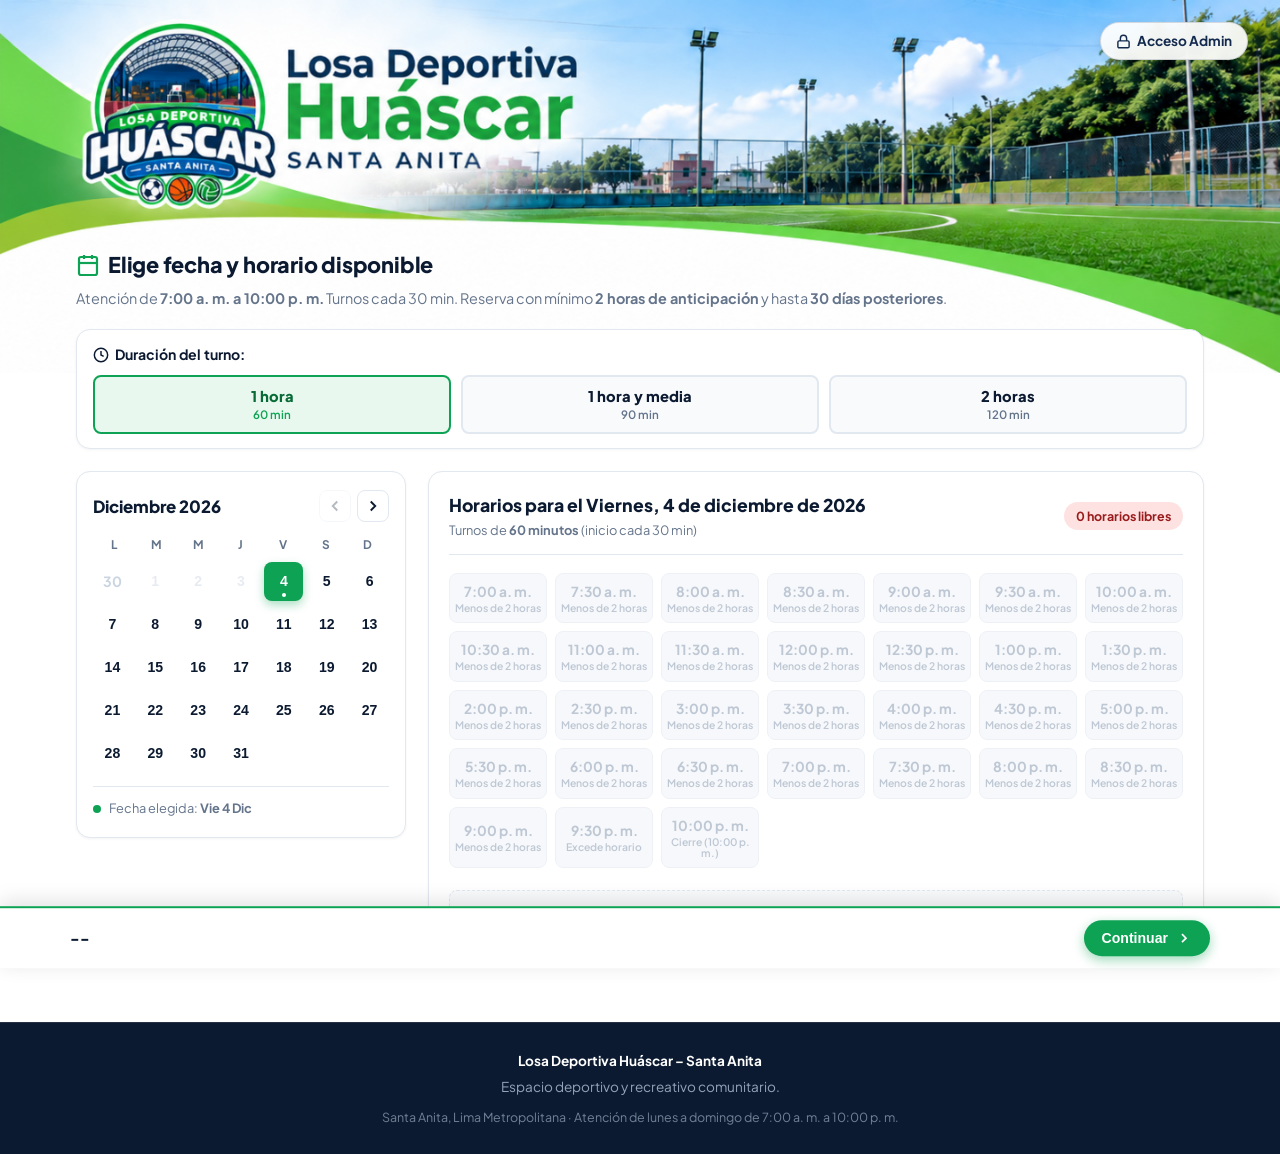
<file: index.html>
<!DOCTYPE html>
<html lang="es">
<head>
  <meta charset="UTF-8">
  <meta name="viewport" content="width=device-width, initial-scale=1.0">
  <title>Losa Deportiva Huáscar – Santa Anita | Reserva de Horarios</title>
  
  <!-- Tipografía moderna y de alta legibilidad -->
  <link rel="preconnect" href="https://fonts.googleapis.com">
  <link rel="preconnect" href="https://fonts.gstatic.com" crossorigin>
  <link href="https://fonts.googleapis.com/css2?family=Plus+Jakarta+Sans:wght@400;500;600;700;800&display=swap" rel="stylesheet">
  
  <!-- Estilos del Sistema de Diseño con cache-buster -->
  <link rel="stylesheet" href="styles.css?v=20261018_v13">
</head>
<body>

  <!-- ==========================================
       Encabezado Oficial Adaptativo con Banner y Ondas
       (Reproducción fiel según las 3 plantillas oficiales)
       ========================================== -->
  <header class="app-header-banner" role="banner">
    <div class="header-banner-inner">
      <!-- Acceso al Administrador: ubicado en la esquina superior derecha sin tapar logo ni textos -->
      <a href="admin.html" class="btn-admin-top" id="btn-open-admin" title="Acceso al Panel del Administrador" style="text-decoration: none;">
        <svg width="15" height="15" viewBox="0 0 24 24" fill="none" stroke="currentColor" stroke-width="2.3">
          <rect x="3" y="11" width="18" height="11" rx="2" ry="2"></rect>
          <path d="M7 11V7a5 5 0 0 1 10 0v4"></path>
        </svg>
        <span class="admin-label-full">Acceso Admin</span>
        <span class="admin-label-short">Admin</span>
      </a>
    </div>
  </header>

  <!-- ==========================================
       Zona Blanca: Contenido Funcional de Reservas
       (Inicia inmediatamente después de la onda verde)
       ========================================== -->
  <main class="booking-section" id="calendario-reservas">
    <div class="container">
      
      <!-- Encabezado de la Sección de Reserva -->
      <div class="section-intro-header">
        <h1 class="section-headline">
          <svg width="24" height="24" viewBox="0 0 24 24" fill="none" stroke="currentColor" stroke-width="2.2" style="color: var(--color-primary)">
            <rect x="3" y="4" width="18" height="18" rx="2" ry="2"></rect>
            <line x1="16" y1="2" x2="16" y2="6"></line>
            <line x1="8" y1="2" x2="8" y2="6"></line>
            <line x1="3" y1="10" x2="21" y2="10"></line>
          </svg>
          Elige fecha y horario disponible
        </h1>
        <p class="section-subtext">
          Atención de <strong>7:00 a. m. a 10:00 p. m.</strong> Turnos cada 30 min. Reserva con mínimo <strong>2 horas de anticipación</strong> y hasta <strong>30 días posteriores</strong>.
        </p>
      </div>

      <!-- Selector de Duración (Chips) -->
      <div class="duration-selector-bar" id="duration-chips-container">
        <!-- Renderizado dinámicamente por calendar.js -->
      </div>

      <!-- Disposición en 2 Columnas: Calendario Mensual (Izquierda) + Horarios (Derecha) -->
      <div class="booking-layout-grid">
        
        <!-- Columna Izquierda: Selector de Fechas Mensual -->
        <div id="month-picker-container">
          <!-- Renderizado dinámicamente por calendar.js -->
        </div>

        <!-- Columna Derecha: Horarios Disponibles del Día y Resumen del Intervalo -->
        <div id="day-slots-container">
          <!-- Renderizado dinámicamente por calendar.js -->
        </div>

      </div>

    </div>
  </main>

  <!-- ==========================================
       ETAPA 2 - PASO 2: Formulario del Solicitante
       ========================================== -->
  <section class="booking-section portal-step-section" id="step-2-form-section" style="display: none;">
    <div class="container">
      <div class="portal-grid-layout">
        
        <!-- Columna Principal: Formulario -->
        <div class="portal-card form-main-card">
          <div class="card-header-row">
            <div class="card-icon-pill">
              <svg width="20" height="20" viewBox="0 0 24 24" fill="none" stroke="currentColor" stroke-width="2.2"><path d="M20 21v-2a4 4 0 0 0-4-4H8a4 4 0 0 0-4 4v2"></path><circle cx="12" cy="7" r="4"></circle></svg>
            </div>
            <h2 class="card-section-title">Datos del solicitante</h2>
          </div>

          <form id="applicant-form" novalidate onsubmit="return false;">
            <!-- Nombres y Apellidos -->
            <div class="form-row-2col">
              <div class="form-group" id="group-nombres">
                <label for="input-nombres" class="form-label">Nombres <span class="req">*</span></label>
                <input type="text" id="input-nombres" class="form-control" placeholder="Ingresa tus nombres" autocomplete="given-name">
                <span class="field-error-msg" id="error-nombres"></span>
              </div>
              <div class="form-group" id="group-apellidos">
                <label for="input-apellidos" class="form-label">Apellidos <span class="req">*</span></label>
                <input type="text" id="input-apellidos" class="form-control" placeholder="Ingresa tus apellidos" autocomplete="family-name">
                <span class="field-error-msg" id="error-apellidos"></span>
              </div>
            </div>

            <!-- DNI y Celular -->
            <div class="form-row-2col">
              <div class="form-group" id="group-dni">
                <label for="input-dni" class="form-label">DNI <span class="req">*</span></label>
                <input type="text" id="input-dni" class="form-control" placeholder="Ingresa tu DNI" maxlength="8" inputmode="numeric">
                <span class="field-hint">Exactamente 8 dígitos numéricos</span>
                <span class="field-error-msg" id="error-dni"></span>
              </div>
              <div class="form-group" id="group-celular">
                <label for="input-celular" class="form-label">Celular <span class="req">*</span></label>
                <input type="tel" id="input-celular" class="form-control" placeholder="Ingresa tu celular" maxlength="9" inputmode="tel">
                <span class="field-hint">9 dígitos, debe iniciar con 9</span>
                <span class="field-error-msg" id="error-celular"></span>
              </div>
            </div>

            <div class="form-divider"></div>

            <!-- Domicilio: Pregunta Vecino -->
            <div class="form-group" id="group-es-vecino">
              <label class="form-label">¿Es vecino(a) de Huáscar, Santa Anita? <span class="req">*</span></label>
              <div class="radio-options-group">
                <label class="radio-card-option">
                  <input type="radio" name="es-vecino" value="si">
                  <span class="radio-custom"></span>
                  <span class="radio-text"><strong>Sí</strong>, resido en Huáscar</span>
                </label>
                <label class="radio-card-option">
                  <input type="radio" name="es-vecino" value="no">
                  <span class="radio-custom"></span>
                  <span class="radio-text"><strong>No</strong>, resido en otra zona</span>
                </label>
              </div>
              <span class="field-error-msg" id="error-es-vecino"></span>
            </div>

            <!-- Campos Domicilio para Vecinos (Sí) -->
            <div id="wrap-domicilio-vecino" class="domicilio-conditional-grid" style="display: none;">
              <div class="form-row-2col">
                <div class="form-group" id="group-manzana">
                  <label for="input-manzana" class="form-label">Manzana <span class="req">*</span></label>
                  <input type="text" id="input-manzana" class="form-control" placeholder="Ej. A, B, C...">
                  <span class="field-error-msg" id="error-manzana"></span>
                </div>
                <div class="form-group" id="group-lote">
                  <label for="input-lote" class="form-label">Lote <span class="req">*</span></label>
                  <input type="text" id="input-lote" class="form-control" placeholder="Ej. 12, 14...">
                  <span class="field-error-msg" id="error-lote"></span>
                </div>
              </div>
              <div class="form-group" id="group-referencia">
                <label for="input-referencia" class="form-label">Referencia <span class="opt">(opcional)</span></label>
                <input type="text" id="input-referencia" class="form-control" placeholder="Ej. Frente al parque, altura cuadra 3...">
                <span class="field-error-msg" id="error-referencia"></span>
              </div>
            </div>

            <!-- Campos Domicilio para No Vecinos (No) -->
            <div id="wrap-domicilio-no-vecino" class="domicilio-conditional-grid" style="display: none;">
              <div class="form-group" id="group-direccion">
                <label for="input-direccion" class="form-label">Dirección completa <span class="req">*</span></label>
                <input type="text" id="input-direccion" class="form-control" placeholder="Av., Jr., Calle, número...">
                <span class="field-error-msg" id="error-direccion"></span>
              </div>
              <div class="form-group" id="group-distrito">
                <label for="input-distrito" class="form-label">Distrito <span class="req">*</span></label>
                <select id="input-distrito" class="form-control">
                  <!-- Se puebla dinámicamente con los 43 distritos -->
                </select>
                <span class="field-error-msg" id="error-distrito"></span>
              </div>
            </div>

            <div class="form-divider"></div>

            <!-- Motivo de la Reserva -->
            <div class="form-group" id="group-motivo">
              <label for="input-motivo" class="form-label">Motivo de la reserva <span class="req">*</span></label>
              <select id="input-motivo" class="form-control">
                <!-- Se puebla dinámicamente con Fulbito, Vóley, Básquet, Academia, Evento deportivo, Otro -->
              </select>
              <span class="field-error-msg" id="error-motivo"></span>
            </div>

            <!-- Campo condicional para Otro -->
            <div class="form-group" id="wrap-motivo-otro" style="display: none;">
              <label for="input-motivo-detalle" class="form-label">Especifica el motivo de tu reserva <span class="req">*</span></label>
              <input type="text" id="input-motivo-detalle" class="form-control" placeholder="Describe brevemente la actividad deportiva o recreativa">
              <span class="field-error-msg" id="error-motivo-detalle"></span>
            </div>

            <!-- Botones de Acción -->
            <div class="form-actions-bar">
              <button type="button" class="btn-action-back" id="btn-form-back">
                <svg width="18" height="18" viewBox="0 0 24 24" fill="none" stroke="currentColor" stroke-width="2.5"><polyline points="15 18 9 12 15 6"></polyline></svg>
                <span>Volver</span>
              </button>
              <button type="button" class="btn-action-continue" id="btn-form-continue">
                <span>Continuar</span>
                <svg width="18" height="18" viewBox="0 0 24 24" fill="none" stroke="currentColor" stroke-width="2.5"><polyline points="9 18 15 12 9 6"></polyline></svg>
              </button>
            </div>
          </form>
        </div>

        <!-- Columna Lateral: Resumen de la Reserva (Idéntico al Mockup) -->
        <aside class="portal-card summary-side-card">
          <div class="card-header-row">
            <div class="card-icon-pill">
              <svg width="20" height="20" viewBox="0 0 24 24" fill="none" stroke="currentColor" stroke-width="2.2"><rect x="3" y="4" width="18" height="18" rx="2" ry="2"></rect><line x1="16" y1="2" x2="16" y2="6"></line><line x1="8" y1="2" x2="8" y2="6"></line><line x1="3" y1="10" x2="21" y2="10"></line></svg>
            </div>
            <h3 class="card-section-title">Resumen de la reserva</h3>
          </div>

          <div class="summary-items-list">
            <div class="summary-item-entry">
              <div class="summary-entry-icon">
                <svg width="20" height="20" viewBox="0 0 24 24" fill="none" stroke="currentColor" stroke-width="2"><rect x="3" y="4" width="18" height="18" rx="2" ry="2"></rect><line x1="16" y1="2" x2="16" y2="6"></line><line x1="8" y1="2" x2="8" y2="6"></line><line x1="3" y1="10" x2="21" y2="10"></line></svg>
              </div>
              <div class="summary-entry-content">
                <span class="summary-label">Fecha</span>
                <strong class="summary-value summary-slot-date">--</strong>
              </div>
            </div>

            <div class="summary-item-entry">
              <div class="summary-entry-icon">
                <svg width="20" height="20" viewBox="0 0 24 24" fill="none" stroke="currentColor" stroke-width="2"><circle cx="12" cy="12" r="10"></circle><polyline points="12 6 12 12 16 14"></polyline></svg>
              </div>
              <div class="summary-entry-content">
                <span class="summary-label">Horario</span>
                <strong class="summary-value summary-slot-time">--</strong>
              </div>
            </div>

            <div class="summary-item-entry">
              <div class="summary-entry-icon">
                <svg width="20" height="20" viewBox="0 0 24 24" fill="none" stroke="currentColor" stroke-width="2"><path d="M5 22h14"></path><path d="M5 2h14"></path><path d="M17 22v-4.172a2 2 0 0 0-.586-1.414L12 12l-4.414 4.414A2 2 0 0 0 7 17.828V22"></path><path d="M7 2v4.172a2 2 0 0 0 .586 1.414L12 12l4.414-4.414A2 2 0 0 0 17 6.172V2"></path></svg>
              </div>
              <div class="summary-entry-content">
                <span class="summary-label">Duración</span>
                <strong class="summary-value summary-slot-duration">--</strong>
              </div>
            </div>
          </div>

          <div class="summary-losa-badge">
            <svg width="15" height="15" viewBox="0 0 24 24" fill="none" stroke="currentColor" stroke-width="2.2"><path d="M12 22s-8-4.5-8-11.8A8 8 0 0 1 12 2a8 8 0 0 1 8 8.2c0 7.3-8 11.8-8 11.8z"></path><circle cx="12" cy="10" r="3"></circle></svg>
            <span>Losa Deportiva Huáscar – Santa Anita</span>
          </div>
        </aside>
      </div>
    </div>
  </section>

  <!-- ==========================================
       ETAPA 2 - PASO 3: Revisión y Confirmación
       ========================================== -->
  <section class="booking-section portal-step-section" id="step-3-review-section" style="display: none;">
    <div class="container" style="max-width: 860px;">
      <div class="portal-card review-main-card">
        <div class="review-heading-block">
          <h2 class="review-title">Confirma tu reserva</h2>
          <p class="review-subtitle">Revisa la información antes de enviar tu solicitud.</p>
        </div>

        <div class="review-sections-grid">
          <!-- Bloque 1: Datos de la Reserva -->
          <div class="review-column-block">
            <div class="review-item-row">
              <div class="review-item-icon">
                <svg width="22" height="22" viewBox="0 0 24 24" fill="none" stroke="currentColor" stroke-width="2"><rect x="3" y="4" width="18" height="18" rx="2" ry="2"></rect><line x1="16" y1="2" x2="16" y2="6"></line><line x1="8" y1="2" x2="8" y2="6"></line><line x1="3" y1="10" x2="21" y2="10"></line></svg>
              </div>
              <div class="review-item-body">
                <span class="review-item-label">Fecha</span>
                <strong class="review-item-val" id="rev-fecha">--</strong>
              </div>
            </div>

            <div class="review-item-row">
              <div class="review-item-icon">
                <svg width="22" height="22" viewBox="0 0 24 24" fill="none" stroke="currentColor" stroke-width="2"><circle cx="12" cy="12" r="10"></circle><polyline points="12 6 12 12 16 14"></polyline></svg>
              </div>
              <div class="review-item-body">
                <span class="review-item-label">Horario</span>
                <strong class="review-item-val" id="rev-horario">--</strong>
              </div>
            </div>

            <div class="review-item-row">
              <div class="review-item-icon">
                <svg width="22" height="22" viewBox="0 0 24 24" fill="none" stroke="currentColor" stroke-width="2"><path d="M5 22h14"></path><path d="M5 2h14"></path><path d="M17 22v-4.172a2 2 0 0 0-.586-1.414L12 12l-4.414 4.414A2 2 0 0 0 7 17.828V22"></path><path d="M7 2v4.172a2 2 0 0 0 .586 1.414L12 12l4.414-4.414A2 2 0 0 0 17 6.172V2"></path></svg>
              </div>
              <div class="review-item-body">
                <span class="review-item-label">Duración</span>
                <strong class="review-item-val" id="rev-duracion">--</strong>
              </div>
            </div>

            <div class="review-item-row">
              <div class="review-item-icon">
                <svg width="22" height="22" viewBox="0 0 24 24" fill="none" stroke="currentColor" stroke-width="2"><circle cx="12" cy="12" r="10"></circle><path d="M8 12h8"></path><path d="M12 8v8"></path></svg>
              </div>
              <div class="review-item-body">
                <span class="review-item-label">Motivo de reserva</span>
                <strong class="review-item-val" id="rev-motivo">--</strong>
              </div>
            </div>

            <div class="review-item-row" id="rev-wrap-motivo-detalle" style="display: none;">
              <div class="review-item-icon">
                <svg width="22" height="22" viewBox="0 0 24 24" fill="none" stroke="currentColor" stroke-width="2"><path d="M14 2H6a2 2 0 0 0-2 2v16a2 2 0 0 0 2 2h12a2 2 0 0 0 2-2V8z"></path><polyline points="14 2 14 8 20 8"></polyline><line x1="16" y1="13" x2="8" y2="13"></line><line x1="16" y1="17" x2="8" y2="17"></line></svg>
              </div>
              <div class="review-item-body">
                <span class="review-item-label">Detalle del motivo</span>
                <strong class="review-item-val" id="rev-motivo-detalle">--</strong>
              </div>
            </div>
          </div>

          <!-- Bloque 2: Datos del Solicitante -->
          <div class="review-column-block">
            <div class="review-item-row">
              <div class="review-item-icon">
                <svg width="22" height="22" viewBox="0 0 24 24" fill="none" stroke="currentColor" stroke-width="2"><path d="M20 21v-2a4 4 0 0 0-4-4H8a4 4 0 0 0-4 4v2"></path><circle cx="12" cy="7" r="4"></circle></svg>
              </div>
              <div class="review-item-body">
                <span class="review-item-label">Nombre completo</span>
                <strong class="review-item-val" id="rev-nombre">--</strong>
              </div>
            </div>

            <div class="review-item-row">
              <div class="review-item-icon">
                <svg width="22" height="22" viewBox="0 0 24 24" fill="none" stroke="currentColor" stroke-width="2"><rect x="3" y="4" width="18" height="16" rx="2"></rect><line x1="7" y1="8" x2="17" y2="8"></line><line x1="7" y1="12" x2="13" y2="12"></line></svg>
              </div>
              <div class="review-item-body">
                <span class="review-item-label">DNI</span>
                <strong class="review-item-val" id="rev-dni">--</strong>
              </div>
            </div>

            <div class="review-item-row">
              <div class="review-item-icon">
                <svg width="22" height="22" viewBox="0 0 24 24" fill="none" stroke="currentColor" stroke-width="2"><path d="M22 16.92v3a2 2 0 0 1-2.18 2 19.79 19.79 0 0 1-8.63-3.07 19.5 19.5 0 0 1-6-6 19.79 19.79 0 0 1-3.07-8.67A2 2 0 0 1 4.11 2h3a2 2 0 0 1 2 1.72 12.84 12.84 0 0 0 .7 2.81 2 2 0 0 1-.45 2.11L8.09 9.91a16 16 0 0 0 6 6l1.27-1.27a2 2 0 0 1 2.11-.45 12.84 12.84 0 0 0 2.81.7A2 2 0 0 1 22 16.92z"></path></svg>
              </div>
              <div class="review-item-body">
                <span class="review-item-label">Celular</span>
                <strong class="review-item-val" id="rev-celular">--</strong>
              </div>
            </div>

            <div class="review-item-row">
              <div class="review-item-icon">
                <svg width="22" height="22" viewBox="0 0 24 24" fill="none" stroke="currentColor" stroke-width="2"><path d="M3 9l9-7 9 7v11a2 2 0 0 1-2 2H5a2 2 0 0 1-2-2z"></path><polyline points="9 22 9 12 15 12 15 22"></polyline></svg>
              </div>
              <div class="review-item-body">
                <span class="review-item-label">Condición de domicilio</span>
                <strong class="review-item-val" id="rev-condicion">--</strong>
                <span class="review-item-subval" id="rev-domicilio-detalle">--</span>
              </div>
            </div>
          </div>
        </div>

        <!-- Aviso informativo de aprobación requerida -->
        <div class="review-notice-box">
          <svg width="18" height="18" viewBox="0 0 24 24" fill="none" stroke="currentColor" stroke-width="2.3"><circle cx="12" cy="12" r="10"></circle><line x1="12" y1="8" x2="12" y2="12"></line><line x1="12" y1="16" x2="12.01" y2="16"></line></svg>
          <span>Al hacer clic en confirmar, tu solicitud ingresará en estado <strong>Pendiente de aprobación</strong> por la administración comunitaria.</span>
        </div>

        <!-- Botones de Acción -->
        <div class="form-actions-bar">
          <button type="button" class="btn-action-back" id="btn-review-back">
            <svg width="18" height="18" viewBox="0 0 24 24" fill="none" stroke="currentColor" stroke-width="2.5"><polyline points="15 18 9 12 15 6"></polyline></svg>
            <span>Volver y corregir</span>
          </button>
          <button type="button" class="btn-action-continue" id="btn-confirm-booking">
            <span>Confirmar solicitud</span>
            <svg width="18" height="18" viewBox="0 0 24 24" fill="none" stroke="currentColor" stroke-width="2.5"><polyline points="9 18 15 12 9 6"></polyline></svg>
          </button>
        </div>
      </div>
    </div>
  </section>

  <!-- ==========================================
       ETAPA 2 - PASO 4: Constancia Digital
       ========================================== -->
  <section class="booking-section portal-step-section" id="step-4-ticket-section" style="display: none;">
    <div class="container" style="max-width: 860px;">
      <div class="portal-card ticket-main-card" id="printable-ticket-card">
        
        <!-- Encabezado de éxito con Check verde -->
        <div class="ticket-header-block">
          <div class="ticket-success-circle">
            <svg width="34" height="34" viewBox="0 0 24 24" fill="none" stroke="currentColor" stroke-width="3"><polyline points="20 6 9 17 4 12"></polyline></svg>
          </div>
          <div class="ticket-header-text">
            <h2 class="ticket-headline">¡Solicitud enviada!</h2>
            <p class="ticket-subheadline">Tu reserva ha sido registrada correctamente.</p>
            <p class="ticket-microheadline">Revisa tu constancia con el código de solicitud. Recibirás la confirmación una vez que sea aprobada.</p>
          </div>
        </div>

        <!-- Tarjeta interior de la constancia digital -->
        <div class="ticket-data-box">
          <div class="ticket-data-grid">
            <!-- Columna Izquierda: Código de Solicitud y Estado -->
            <div class="ticket-code-column">
              <span class="ticket-code-label">Código de solicitud</span>
              <div class="ticket-code-number" id="ticket-code">RH-20261018-001</div>
              
              <div class="ticket-status-badge">
                <svg width="16" height="16" viewBox="0 0 24 24" fill="none" stroke="currentColor" stroke-width="2.3"><circle cx="12" cy="12" r="10"></circle><polyline points="12 6 12 12 14 14"></polyline></svg>
                <span>Pendiente de aprobación</span>
              </div>

              <div class="ticket-extra-details">
                <div class="ticket-mini-detail">
                  <span class="mini-label">Solicitante:</span>
                  <strong class="mini-val" id="ticket-solicitante">--</strong>
                </div>
                <div class="ticket-mini-detail">
                  <span class="mini-label">DNI:</span>
                  <span class="mini-val" id="ticket-dni">--</span>
                </div>
                <div class="ticket-mini-detail">
                  <span class="mini-label">Celular:</span>
                  <span class="mini-val" id="ticket-celular">--</span>
                </div>
                <div class="ticket-mini-detail">
                  <span class="mini-label">Domicilio:</span>
                  <span class="mini-val" id="ticket-domicilio">--</span>
                </div>
              </div>
            </div>

            <!-- Columna Derecha: Detalles del Turno -->
            <div class="ticket-slot-column">
              <div class="ticket-slot-entry">
                <div class="ticket-slot-icon">
                  <svg width="22" height="22" viewBox="0 0 24 24" fill="none" stroke="currentColor" stroke-width="2"><rect x="3" y="4" width="18" height="18" rx="2" ry="2"></rect><line x1="16" y1="2" x2="16" y2="6"></line><line x1="8" y1="2" x2="8" y2="6"></line><line x1="3" y1="10" x2="21" y2="10"></line></svg>
                </div>
                <div>
                  <span class="ticket-item-label">Fecha</span>
                  <strong class="ticket-item-val" id="ticket-fecha">--</strong>
                </div>
              </div>

              <div class="ticket-slot-entry">
                <div class="ticket-slot-icon">
                  <svg width="22" height="22" viewBox="0 0 24 24" fill="none" stroke="currentColor" stroke-width="2"><circle cx="12" cy="12" r="10"></circle><polyline points="12 6 12 12 14 14"></polyline></svg>
                </div>
                <div>
                  <span class="ticket-item-label">Horario</span>
                  <strong class="ticket-item-val" id="ticket-horario">--</strong>
                </div>
              </div>

              <div class="ticket-slot-entry">
                <div class="ticket-slot-icon">
                  <svg width="22" height="22" viewBox="0 0 24 24" fill="none" stroke="currentColor" stroke-width="2"><path d="M5 22h14"></path><path d="M5 2h14"></path><path d="M17 22v-4.172a2 2 0 0 0-.586-1.414L12 12l-4.414 4.414A2 2 0 0 0 7 17.828V22"></path><path d="M7 2v4.172a2 2 0 0 0 .586 1.414L12 12l4.414-4.414A2 2 0 0 0 17 6.172V2"></path></svg>
                </div>
                <div>
                  <span class="ticket-item-label">Duración</span>
                  <strong class="ticket-item-val" id="ticket-duracion">--</strong>
                </div>
              </div>

              <div class="ticket-slot-entry">
                <div class="ticket-slot-icon">
                  <svg width="22" height="22" viewBox="0 0 24 24" fill="none" stroke="currentColor" stroke-width="2"><circle cx="12" cy="12" r="10"></circle><path d="M8 12h8"></path><path d="M12 8v8"></path></svg>
                </div>
                <div>
                  <span class="ticket-item-label">Motivo</span>
                  <strong class="ticket-item-val" id="ticket-motivo">--</strong>
                </div>
              </div>
            </div>
          </div>
        </div>

        <!-- Aviso de simulación demostrativa local -->
        <div class="ticket-demo-alert">
          <svg width="18" height="18" viewBox="0 0 24 24" fill="none" stroke="currentColor" stroke-width="2"><circle cx="12" cy="12" r="10"></circle><line x1="12" y1="16" x2="12" y2="12"></line><line x1="12" y1="8" x2="12.01" y2="8"></line></svg>
          <span><strong>Modo demostrativo local:</strong> Solicitud registrada en memoria local. En la Etapa 3 se integrará con Google Sheets y Google Apps Script.</span>
        </div>

        <!-- Botones de Acción (Ocultos en impresión) -->
        <div class="ticket-actions-bar print-hide">
          <button type="button" class="btn-action-back" id="btn-ticket-home">
            <svg width="18" height="18" viewBox="0 0 24 24" fill="none" stroke="currentColor" stroke-width="2.3"><path d="M3 9l9-7 9 7v11a2 2 0 0 1-2 2H5a2 2 0 0 1-2-2z"></path><polyline points="9 22 9 12 15 12 15 22"></polyline></svg>
            <span>Volver al inicio</span>
          </button>
          <button type="button" class="btn-action-outline-green" id="btn-ticket-print">
            <svg width="18" height="18" viewBox="0 0 24 24" fill="none" stroke="currentColor" stroke-width="2.3"><path d="M21 15v4a2 2 0 0 1-2 2H5a2 2 0 0 1-2-2v-4"></path><polyline points="7 10 12 15 17 10"></polyline><line x1="12" y1="15" x2="12" y2="3"></line></svg>
            <span>Descargar constancia (PDF)</span>
          </button>
        </div>

      </div>
    </div>
  </section>

  <!-- ==========================================
       Barra Inferior Flotante Móvil
       ========================================== -->
  <div class="selected-slot-bar" id="selected-slot-bar">
    <div class="slot-bar-inner">
      <div class="slot-bar-details" id="selected-slot-details">--</div>
      <button type="button" class="btn-cta-continue" id="btn-proceed-booking" style="padding: 10px 18px; font-size: 0.88rem;">
        <span>Continuar</span>
        <svg width="16" height="16" viewBox="0 0 24 24" fill="none" stroke="currentColor" stroke-width="2.5"><polyline points="9 18 15 12 9 6"></polyline></svg>
      </button>
    </div>
  </div>

  <!-- ==========================================
       Ventana Modal de Confirmación
       ========================================== -->
  <div class="modal-overlay" id="confirmation-modal">
    <div class="modal-confirm-card">
      <button type="button" class="modal-close-icon" id="btn-modal-close-confirm" aria-label="Cerrar">✕</button>

      <!-- Ícono centralizado amigable -->
      <div class="modal-circle-icon">
        <svg width="32" height="32" viewBox="0 0 24 24" fill="none" stroke="currentColor" stroke-width="2.4">
          <circle cx="12" cy="12" r="10"></circle>
          <line x1="12" y1="8" x2="12" y2="12"></line>
          <line x1="12" y1="16" x2="12.01" y2="16"></line>
        </svg>
      </div>

      <h3 class="modal-confirm-title">
        ¿Deseas continuar con tu <span>reserva</span>?
      </h3>

      <!-- Tabla de detalles clave-valor -->
      <div class="modal-details-table">
        <div class="detail-row">
          <span class="detail-label">Losa deportiva:</span>
          <span class="detail-value" id="confirm-losa-name">Losa Deportiva Huáscar – Santa Anita</span>
        </div>
        <div class="detail-row">
          <span class="detail-label">Fecha:</span>
          <span class="detail-value" id="confirm-date">--</span>
        </div>
        <div class="detail-row">
          <span class="detail-label">Hora de inicio:</span>
          <span class="detail-value" id="confirm-start-time">--</span>
        </div>
        <div class="detail-row">
          <span class="detail-label">Hora de término:</span>
          <span class="detail-value" id="confirm-end-time">--</span>
        </div>
        <div class="detail-row">
          <span class="detail-label">Duración:</span>
          <span class="detail-value" id="confirm-duration">--</span>
        </div>
      </div>

      <!-- Aviso obligatorio de solicitud pendiente -->
      <div class="modal-notice-box">
        <strong>⚠️ Importante:</strong> Esta solicitud quedará registrada en estado <strong>Pendiente</strong> y requerirá la posterior aprobación del administrador. No representa todavía una reserva confirmada.
      </div>

      <!-- Acciones: Volver vs Continuar -->
      <div class="modal-actions-pair">
        <button type="button" class="btn-modal-back" id="btn-modal-back">
          Volver
        </button>
        <button type="button" class="btn-modal-proceed" id="btn-modal-proceed-form">
          Continuar
        </button>
      </div>
    </div>
  </div>

  <!-- ==========================================
       Modal Informativo de Acceso del Administrador
       ========================================== -->
  <div class="modal-overlay" id="admin-modal-overlay">
    <div class="modal-confirm-card" style="text-align: center;">
      <button type="button" class="modal-close-icon" id="btn-close-admin" aria-label="Cerrar">✕</button>
      
      <div class="modal-circle-icon" style="background: rgba(37, 99, 235, 0.1); color: var(--color-accent);">
        <svg width="30" height="30" viewBox="0 0 24 24" fill="none" stroke="currentColor" stroke-width="2">
          <rect x="3" y="11" width="18" height="11" rx="2" ry="2"></rect>
          <path d="M7 11V7a5 5 0 0 1 10 0v4"></path>
        </svg>
      </div>

      <h3 class="modal-confirm-title" style="margin-bottom: 8px;">Panel del Administrador</h3>
      <p style="font-size: 0.9rem; color: var(--text-muted); line-height: 1.45; margin-bottom: 18px;">
        Módulo exclusivo para la gestión de solicitudes, aprobación, rechazo, cancelaciones y bloqueo de horarios.
      </p>

      <div class="modal-notice-box" style="border-left-color: var(--color-accent); background: #eff6ff; color: #1e40af;">
        <strong>🔒 Seguridad:</strong> La autenticación será validada en el servidor de Google Apps Script en la Etapa 3.
      </div>

      <button type="button" class="btn-modal-proceed" id="btn-admin-modal-close" style="width: 100%;">
        Entendido, volver
      </button>
    </div>
  </div>

  <!-- ==========================================
       Pie de Página (Footer)
       ========================================== -->
  <footer class="site-footer">
    <div class="container">
      <div class="footer-info">
        <p class="footer-brand">Losa Deportiva Huáscar – Santa Anita</p>
        <p>Espacio deportivo y recreativo comunitario.</p>
        <p style="font-size: 0.78rem; opacity: 0.75; margin-top: 4px;">
          Santa Anita, Lima Metropolitana · Atención de lunes a domingo de 7:00 a. m. a 10:00 p. m.
        </p>
      </div>
    </div>
  </footer>

  <!-- Scripts Modulares con cache-buster -->
  <script src="js/config.js?v=20261018_v13"></script>
  <script src="js/api-service.js?v=20261019_v1"></script>
  <script src="js/calendar.js?v=20261018_v13"></script>
  <script src="js/user-portal.js?v=20261018_v13"></script>
  <script src="js/app.js?v=20261018_v13"></script>
</body>
</html>
</file>
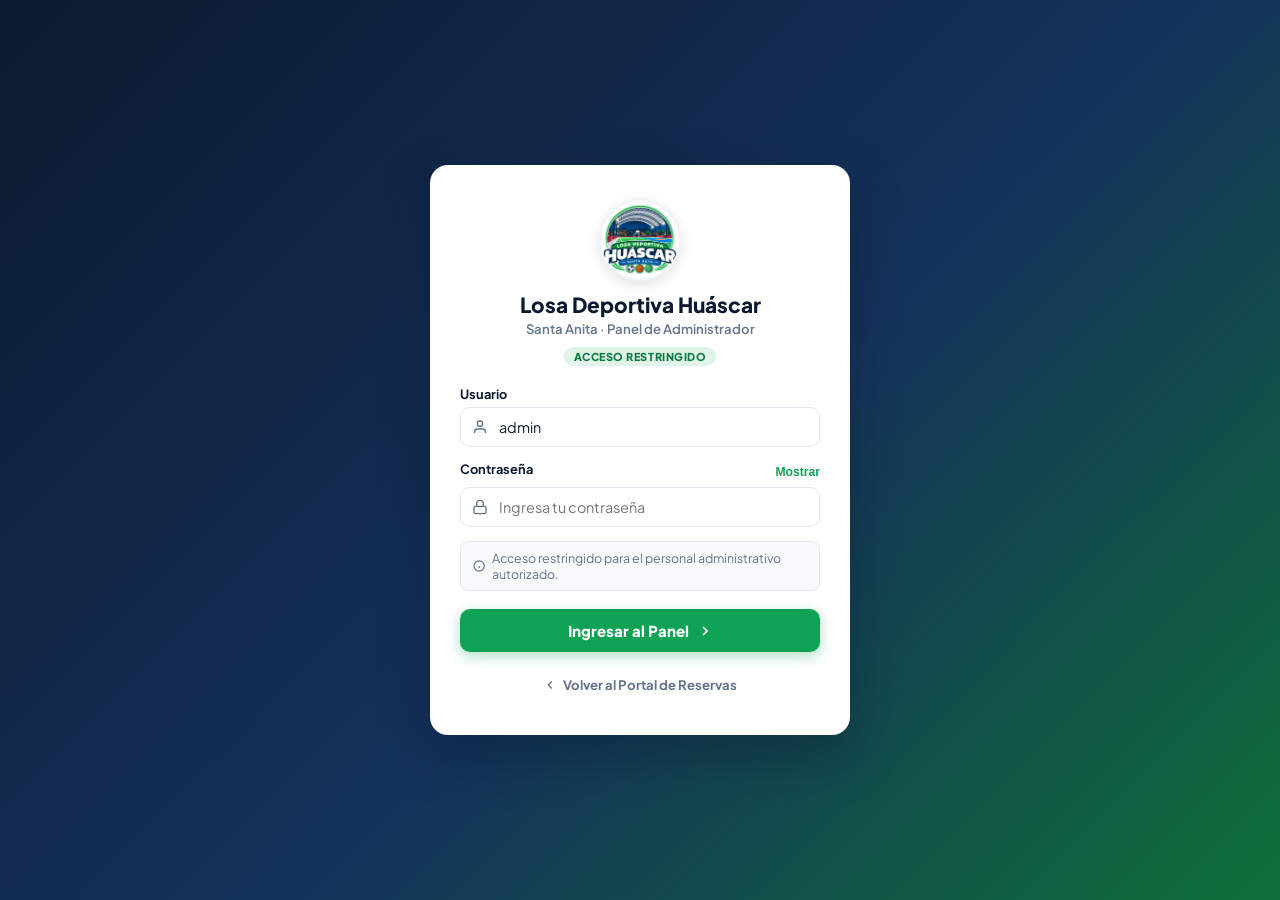
<file: admin.html>
<!DOCTYPE html>
<html lang="es">
<head>
  <meta charset="UTF-8">
  <meta name="viewport" content="width=device-width, initial-scale=1.0">
  <title>Panel del Administrador | Losa Deportiva Huáscar – Santa Anita</title>
  
  <!-- Tipografía Google Fonts -->
  <link rel="preconnect" href="https://fonts.googleapis.com">
  <link rel="preconnect" href="https://fonts.gstatic.com" crossorigin>
  <link href="https://fonts.googleapis.com/css2?family=Plus+Jakarta+Sans:wght@400;500;600;700;800;900&display=swap" rel="stylesheet">
  
  <!-- Estilos del Panel con cache-buster -->
  <link rel="stylesheet" href="admin.css?v=20261019_v1">
</head>
<body>

  <!-- ==========================================
       PANTALLA DE ACCESO ADMINISTRATIVO (LOGIN)
       ========================================== -->
  <div class="admin-login-overlay" id="admin-login-screen">
    <div class="admin-login-card">
      <div class="login-brand-header">
        <img src="assets/logo.jpeg" alt="Logo Losa Deportiva Huáscar" class="login-logo-img">
        <h1 class="login-title">Losa Deportiva Huáscar</h1>
        <p class="login-subtitle">Santa Anita · Panel de Administrador</p>
        <span class="login-badge">Acceso Restringido</span>
      </div>

      <div class="login-alert-box" id="login-error-msg" style="display: none;"></div>

      <form id="form-admin-login" class="login-form">
        <div class="login-form-group">
          <label for="input-admin-user" class="login-label">Usuario</label>
          <div class="login-input-wrap">
            <svg width="16" height="16" viewBox="0 0 24 24" fill="none" stroke="currentColor" stroke-width="2"><path d="M20 21v-2a4 4 0 0 0-4-4H8a4 4 0 0 0-4 4v2"></path><circle cx="12" cy="7" r="4"></circle></svg>
            <input type="text" id="input-admin-user" class="login-control with-icon" value="admin" required autocomplete="username">
          </div>
        </div>

        <div class="login-form-group">
          <div style="display: flex; justify-content: space-between; align-items: center; margin-bottom: 5px;">
            <label for="input-admin-pass" class="login-label">Contraseña</label>
            <button type="button" class="btn-toggle-pass-visibility" id="btn-toggle-pass" aria-label="Mostrar u ocultar contraseña">Mostrar</button>
          </div>
          <div class="login-input-wrap">
            <svg width="16" height="16" viewBox="0 0 24 24" fill="none" stroke="currentColor" stroke-width="2"><rect x="3" y="11" width="18" height="11" rx="2" ry="2"></rect><path d="M7 11V7a5 5 0 0 1 10 0v4"></path></svg>
            <input type="password" id="input-admin-pass" class="login-control with-icon" placeholder="Ingresa tu contraseña" required autocomplete="current-password">
          </div>
        </div>

        <div class="login-hint-box">
          <svg width="14" height="14" viewBox="0 0 24 24" fill="none" stroke="currentColor" stroke-width="2.3"><circle cx="12" cy="12" r="10"></circle><line x1="12" y1="16" x2="12" y2="12"></line><line x1="12" y1="8" x2="12.01" y2="8"></line></svg>
          <span>Acceso restringido para el personal administrativo autorizado.</span>
        </div>

        <button type="submit" class="btn-submit-login">
          <span>Ingresar al Panel</span>
          <svg width="16" height="16" viewBox="0 0 24 24" fill="none" stroke="currentColor" stroke-width="2.5"><polyline points="9 18 15 12 9 6"></polyline></svg>
        </button>

        <a href="index.html" class="link-return-portal">
          <svg width="14" height="14" viewBox="0 0 24 24" fill="none" stroke="currentColor" stroke-width="2.4"><polyline points="15 18 9 12 15 6"></polyline></svg>
          <span>Volver al Portal de Reservas</span>
        </a>
      </form>
    </div>
  </div>

  <!-- Barra superior para tablet y celular -->
  <div class="mobile-top-bar" id="mobile-top-bar">
    <button type="button" class="btn-toggle-sidebar" id="btn-mobile-sidebar-toggle" aria-label="Abrir menú">
      <svg width="20" height="20" viewBox="0 0 24 24" fill="none" stroke="currentColor" stroke-width="2.3"><line x1="3" y1="12" x2="21" y2="12"></line><line x1="3" y1="6" x2="21" y2="6"></line><line x1="3" y1="18" x2="21" y2="18"></line></svg>
    </button>
    <div class="mobile-brand-wrap">
      <img src="assets/logo.jpeg" alt="Logo Losa Huáscar" class="mobile-brand-logo">
      <span class="mobile-brand-title">Losa Huáscar · Admin</span>
    </div>
    <button type="button" class="btn-mobile-logout" id="btn-mobile-logout" title="Cerrar sesión">Salir</button>
  </div>

  <div class="drawer-backdrop" id="mobile-sidebar-backdrop"></div>
  <div class="drawer-backdrop" id="drawer-backdrop"></div>

  <div class="admin-layout" id="admin-layout-container" style="display: none;">

    <!-- ==========================================
         1. MENÚ LATERAL (SIDEBAR)
         ========================================== -->
    <aside class="admin-sidebar" id="admin-sidebar">
      <div>
        <div class="sidebar-brand-block vertical-brand">
          <img src="assets/logo.jpeg" alt="Logo Losa Deportiva Huáscar" class="sidebar-brand-logo">
          <div class="sidebar-brand-text-col">
            <div class="sidebar-brand-line1">Losa Deportiva</div>
            <div class="sidebar-brand-line2">Huáscar</div>
            <div class="sidebar-brand-line3">Santa Anita</div>
            <div class="sidebar-badge">
              <span class="badge-dot">●</span> PANEL DE ADMINISTRADOR
            </div>
          </div>
        </div>

        <nav>
          <ul class="sidebar-nav-list">
            <li>
              <button type="button" class="nav-item-btn active" data-view="requests">
                <svg width="18" height="18" viewBox="0 0 24 24" fill="none" stroke="currentColor" stroke-width="2.2"><path d="M14 2H6a2 2 0 0 0-2 2v16a2 2 0 0 0 2 2h12a2 2 0 0 0 2-2V8z"></path><polyline points="14 2 14 8 20 8"></polyline><line x1="16" y1="13" x2="8" y2="13"></line><line x1="16" y1="17" x2="8" y2="17"></line><polyline points="10 9 9 9 8 9"></polyline></svg>
                <span>Solicitudes</span>
              </button>
            </li>
            <li>
              <button type="button" class="nav-item-btn" data-view="calendar">
                <svg width="18" height="18" viewBox="0 0 24 24" fill="none" stroke="currentColor" stroke-width="2.2"><rect x="3" y="4" width="18" height="18" rx="2" ry="2"></rect><line x1="16" y1="2" x2="16" y2="6"></line><line x1="8" y1="2" x2="8" y2="6"></line><line x1="3" y1="10" x2="21" y2="10"></line></svg>
                <span>Calendario</span>
              </button>
            </li>
            <li>
              <button type="button" class="nav-item-btn" data-view="block">
                <svg width="18" height="18" viewBox="0 0 24 24" fill="none" stroke="currentColor" stroke-width="2.2"><circle cx="12" cy="12" r="10"></circle><line x1="4.93" y1="4.93" x2="19.07" y2="19.07"></line></svg>
                <span>Bloquear horarios</span>
              </button>
            </li>
            <li>
              <button type="button" class="nav-item-btn" data-view="history">
                <svg width="18" height="18" viewBox="0 0 24 24" fill="none" stroke="currentColor" stroke-width="2.2"><circle cx="12" cy="12" r="10"></circle><polyline points="12 6 12 12 16 14"></polyline></svg>
                <span>Historial</span>
              </button>
            </li>
          </ul>
        </nav>
      </div>

      <div class="sidebar-footer">
        <a href="index.html" class="btn-public-portal" title="Regresar al Portal Público de Reservas">
          <svg width="16" height="16" viewBox="0 0 24 24" fill="none" stroke="currentColor" stroke-width="2.3"><polyline points="15 18 9 12 15 6"></polyline></svg>
          <span>Portal de Reservas</span>
        </a>
        <button type="button" class="btn-logout-admin" id="btn-logout-sidebar" title="Cerrar sesión de administrador">
          <svg width="16" height="16" viewBox="0 0 24 24" fill="none" stroke="currentColor" stroke-width="2.3"><path d="M9 21H5a2 2 0 0 1-2-2V5a2 2 0 0 1 2-2h4"></path><polyline points="16 17 21 12 16 7"></polyline><line x1="21" y1="12" x2="9" y2="12"></line></svg>
          <span>Cerrar sesión</span>
        </button>
      </div>
    </aside>

    <!-- ==========================================
         2. ÁREA PRINCIPAL DE CONTENIDO
         ========================================== -->
    <div class="admin-main-wrapper">
      
      <main class="admin-content-area">

        <!-- ==========================================
             VISTA 1: SOLICITUDES DE RESERVA (DEFAULT)
             ========================================== -->
        <section class="admin-view-panel active-view" id="view-requests">
          
          <!-- Encabezado de la Sección (Sin botón de nueva reserva manual) -->
          <div class="section-header-block">
            <div class="section-title-wrap">
              <h1 class="section-title-large">Solicitudes de reserva</h1>
              <p class="section-subtitle-muted">Gestiona las solicitudes y mantén actualizada la disponibilidad de la losa.</p>
            </div>
            <button type="button" class="btn-toggle-drawer-desktop" id="btn-toggle-drawer-desktop" onclick="AdminController.openDrawer()" title="Abrir panel de detalles">
              <svg width="16" height="16" viewBox="0 0 24 24" fill="none" stroke="currentColor" stroke-width="2.2"><path d="M14 2H6a2 2 0 0 0-2 2v16a2 2 0 0 0 2 2h12a2 2 0 0 0 2-2V8z"></path><polyline points="14 2 14 8 20 8"></polyline><line x1="16" y1="13" x2="8" y2="13"></line><line x1="16" y1="17" x2="8" y2="17"></line></svg>
              <span>Ver detalle</span>
            </button>
          </div>

          <!-- Tarjetas de Resumen (KPIs Dinámicos) -->
          <div class="kpi-cards-grid">
            <div class="kpi-card kpi-total" id="kpi-card-total" role="button" tabindex="0" title="Ver todas las solicitudes">
              <div class="kpi-icon-pill">
                <svg width="22" height="22" viewBox="0 0 24 24" fill="none" stroke="currentColor" stroke-width="2.2"><path d="M14 2H6a2 2 0 0 0-2 2v16a2 2 0 0 0 2 2h12a2 2 0 0 0 2-2V8z"></path><polyline points="14 2 14 8 20 8"></polyline><line x1="16" y1="13" x2="8" y2="13"></line><line x1="16" y1="17" x2="8" y2="17"></line></svg>
              </div>
              <div class="kpi-info">
                <span class="kpi-number" id="kpi-total-num">12</span>
                <span class="kpi-label">Total de solicitudes</span>
              </div>
            </div>

            <div class="kpi-card kpi-pending" id="kpi-card-pending" role="button" tabindex="0" title="Filtrar por solicitudes pendientes">
              <div class="kpi-icon-pill">
                <svg width="22" height="22" viewBox="0 0 24 24" fill="none" stroke="currentColor" stroke-width="2.2"><circle cx="12" cy="12" r="10"></circle><polyline points="12 6 12 12 14 14"></polyline></svg>
              </div>
              <div class="kpi-info">
                <span class="kpi-number" id="kpi-pending-num">5</span>
                <span class="kpi-label">Pendientes</span>
              </div>
            </div>

            <div class="kpi-card kpi-approved" id="kpi-card-approved" role="button" tabindex="0" title="Filtrar por solicitudes aprobadas">
              <div class="kpi-icon-pill">
                <svg width="22" height="22" viewBox="0 0 24 24" fill="none" stroke="currentColor" stroke-width="2.4"><polyline points="20 6 9 17 4 12"></polyline></svg>
              </div>
              <div class="kpi-info">
                <span class="kpi-number" id="kpi-approved-num">4</span>
                <span class="kpi-label">Aprobadas</span>
              </div>
            </div>

            <div class="kpi-card kpi-rejected" id="kpi-card-rejected" role="button" tabindex="0" title="Filtrar por solicitudes rechazadas">
              <div class="kpi-icon-pill">
                <svg width="22" height="22" viewBox="0 0 24 24" fill="none" stroke="currentColor" stroke-width="2.4"><line x1="18" y1="6" x2="6" y2="18"></line><line x1="6" y1="6" x2="18" y2="18"></line></svg>
              </div>
              <div class="kpi-info">
                <span class="kpi-number" id="kpi-rejected-num">2</span>
                <span class="kpi-label">Rechazadas</span>
              </div>
            </div>

            <div class="kpi-card kpi-cancelled" id="kpi-card-cancelled" role="button" tabindex="0" title="Filtrar por solicitudes canceladas">
              <div class="kpi-icon-pill">
                <svg width="22" height="22" viewBox="0 0 24 24" fill="none" stroke="currentColor" stroke-width="2.4"><circle cx="12" cy="12" r="10"></circle><line x1="4.93" y1="4.93" x2="19.07" y2="19.07"></line></svg>
              </div>
              <div class="kpi-info">
                <span class="kpi-number" id="kpi-cancelled-num">1</span>
                <span class="kpi-label">Canceladas</span>
              </div>
            </div>
          </div>

          <!-- Barra de Filtros y Búsqueda en una sola fila -->
          <div class="filters-toolbar-card">
            <div class="filter-item filter-item-date">
              <label for="filter-date" class="filter-label">Fecha</label>
              <div class="filter-input-wrap">
                <svg width="15" height="15" viewBox="0 0 24 24" fill="none" stroke="currentColor" stroke-width="2"><rect x="3" y="4" width="18" height="18" rx="2" ry="2"></rect><line x1="16" y1="2" x2="16" y2="6"></line><line x1="8" y1="2" x2="8" y2="6"></line><line x1="3" y1="10" x2="21" y2="10"></line></svg>
                <input type="date" id="filter-date" class="filter-control with-icon">
              </div>
            </div>

            <div class="filter-item filter-item-status">
              <label for="filter-status" class="filter-label">Estado</label>
              <select id="filter-status" class="filter-control">
                <option value="all">Todos los estados</option>
                <option value="pendiente">Pendiente</option>
                <option value="aprobada">Aprobada</option>
                <option value="rechazada">Rechazada</option>
                <option value="cancelada">Cancelada</option>
              </select>
            </div>

            <div class="filter-item filter-item-search">
              <label for="filter-search" class="filter-label">Buscar</label>
              <div class="filter-input-wrap">
                <svg width="15" height="15" viewBox="0 0 24 24" fill="none" stroke="currentColor" stroke-width="2"><circle cx="11" cy="11" r="8"></circle><line x1="21" y1="21" x2="16.65" y2="16.65"></line></svg>
                <input type="text" id="filter-search" class="filter-control with-icon" placeholder="Nombre, DNI o código...">
              </div>
            </div>

            <div class="filter-item filter-item-clear">
              <button type="button" class="btn-clear-filters" id="btn-clear-filters">
                <svg width="14" height="14" viewBox="0 0 24 24" fill="none" stroke="currentColor" stroke-width="2.4"><path d="M3 12a9 9 0 1 0 9-9 9.75 9.75 0 0 0-6.74 2.74L3 8"></path><polyline points="3 3 3 8 8 8"></polyline></svg>
                <span>Limpiar filtros</span>
              </button>
            </div>
          </div>

          <!-- Tabla de Solicitudes -->
          <div class="table-container-card">
            <div class="table-responsive-box">
              <table class="requests-table">
                <thead>
                  <tr>
                    <th>Código</th>
                    <th>Fecha</th>
                    <th>Horario</th>
                    <th>Solicitante</th>
                    <th>Actividad</th>
                    <th>Estado</th>
                    <th>Acciones</th>
                  </tr>
                </thead>
                <tbody id="requests-table-body">
                  <!-- Renderizado dinámicamente por admin.js -->
                </tbody>
              </table>
            </div>

            <!-- Paginación Inferior -->
            <div class="table-pagination-footer">
              <div id="pagination-info">Mostrando 1 a 10 de 12 solicitudes</div>
              <div class="pagination-controls-block">
                <div style="display: flex; align-items: center; gap: 6px; font-size: 0.82rem;">
                  <span>Filas por página:</span>
                  <select id="select-rows-per-page" class="filter-control" style="padding: 4px 8px; font-size: 0.82rem;">
                    <option value="10">10</option>
                    <option value="25">25</option>
                    <option value="50">50</option>
                  </select>
                </div>
                <div class="pagination-buttons" id="pagination-buttons">
                  <!-- Botones de paginación dinámicos -->
                </div>
              </div>
            </div>
          </div>

        </section>

        <!-- ==========================================
             VISTA 2: CALENDARIO DE OCUPACIÓN
             ========================================== -->
        <section class="admin-view-panel" id="view-calendar">
          <div class="section-header-block" style="display: flex; justify-content: space-between; align-items: flex-end; flex-wrap: wrap; gap: 14px;">
            <div>
              <h1 class="section-title-large">Calendario administrativo</h1>
              <p class="section-subtitle-muted">Monitorea la ocupación diaria y disponibilidad horaria de la losa deportiva.</p>
            </div>
            <div class="filter-item">
              <label for="cal-admin-date" class="filter-label">Fecha a inspeccionar</label>
              <input type="date" id="cal-admin-date" class="filter-control" onchange="AdminController.renderAdminCalendar()">
            </div>
          </div>

          <div class="table-container-card" style="padding: 0;">
            <div style="background: #f8fafc; padding: 12px 18px; border-bottom: 1.5px solid var(--admin-border); display: flex; gap: 18px; font-size: 0.8rem; font-weight: 700;">
              <span style="color: #047857;">● Reservado (Aprobado)</span>
              <span style="color: #b45309;">● Solicitud Pendiente</span>
              <span style="color: #b91c1c;">● Bloqueado</span>
              <span style="color: #94a3b8;">● Disponible</span>
            </div>
            <div id="admin-calendar-timeline" style="max-height: 540px; overflow-y: auto;">
              <!-- Renderizado dinámicamente -->
            </div>
          </div>
        </section>

        <!-- ==========================================
             VISTA 3: BLOQUEAR HORARIOS
             ========================================== -->
        <section class="admin-view-panel" id="view-block">
          <div class="section-header-block">
            <h1 class="section-title-large">Bloqueo de horarios</h1>
            <p class="section-subtitle-muted">Inhabilita turnos por mantenimiento, eventos vecinales o causas administrativas.</p>
          </div>

          <div class="block-form-card">
            <h3 style="font-size: 1.1rem; font-weight: 800; color: var(--admin-navy); margin-bottom: 16px;">Programar nuevo bloqueo de horario</h3>
            
            <div id="block-alert-box" class="admin-alert-box admin-alert-warning" style="display: none;"></div>

            <form id="form-create-block">
              <div class="form-group-admin">
                <label for="block-date">Fecha del bloqueo *</label>
                <input type="date" id="block-date" required>
              </div>

              <div class="form-grid-2col">
                <div class="form-group-admin">
                  <label for="block-start">Hora de inicio *</label>
                  <select id="block-start" required>
                    <option value="">-- Seleccionar --</option>
                    <option value="07:00">7:00 a. m.</option>
                    <option value="08:00">8:00 a. m.</option>
                    <option value="09:00">9:00 a. m.</option>
                    <option value="10:00">10:00 a. m.</option>
                    <option value="11:00">11:00 a. m.</option>
                    <option value="12:00">12:00 p. m.</option>
                    <option value="13:00">1:00 p. m.</option>
                    <option value="14:00">2:00 p. m.</option>
                    <option value="15:00">3:00 p. m.</option>
                    <option value="16:00">4:00 p. m.</option>
                    <option value="17:00">5:00 p. m.</option>
                    <option value="18:00">6:00 p. m.</option>
                    <option value="19:00">7:00 p. m.</option>
                    <option value="20:00">8:00 p. m.</option>
                    <option value="21:00">9:00 p. m.</option>
                  </select>
                </div>

                <div class="form-group-admin">
                  <label for="block-end">Hora de término *</label>
                  <select id="block-end" required>
                    <option value="">-- Seleccionar --</option>
                    <option value="08:00">8:00 a. m.</option>
                    <option value="09:00">9:00 a. m.</option>
                    <option value="10:00">10:00 a. m.</option>
                    <option value="11:00">11:00 a. m.</option>
                    <option value="12:00">12:00 p. m.</option>
                    <option value="13:00">1:00 p. m.</option>
                    <option value="14:00">2:00 p. m.</option>
                    <option value="15:00">3:00 p. m.</option>
                    <option value="16:00">4:00 p. m.</option>
                    <option value="17:00">5:00 p. m.</option>
                    <option value="18:00">6:00 p. m.</option>
                    <option value="19:00">7:00 p. m.</option>
                    <option value="20:00">8:00 p. m.</option>
                    <option value="21:00">9:00 p. m.</option>
                    <option value="22:00">10:00 p. m.</option>
                  </select>
                </div>
              </div>

              <div class="form-group-admin">
                <label for="block-reason">Motivo o justificación *</label>
                <input type="text" id="block-reason" placeholder="Ej. Mantenimiento de luminarias, asamblea vecinal..." required>
              </div>

              <button type="submit" class="btn-primary-admin">
                <svg width="18" height="18" viewBox="0 0 24 24" fill="none" stroke="currentColor" stroke-width="2.3"><circle cx="12" cy="12" r="10"></circle><line x1="4.93" y1="4.93" x2="19.07" y2="19.07"></line></svg>
                <span>Inhabilitar intervalo horario</span>
              </button>
            </form>
          </div>

          <!-- Lista de Bloqueos Activos -->
          <div class="table-container-card">
            <div style="padding: 16px 20px; border-bottom: 1.5px solid var(--admin-border);">
              <h4 style="font-size: 1rem; font-weight: 800; color: var(--admin-navy);">Horarios bloqueados activos</h4>
            </div>
            <div class="table-responsive-box">
              <table class="requests-table">
                <thead>
                  <tr>
                    <th>Código</th>
                    <th>Fecha</th>
                    <th>Horario</th>
                    <th>Motivo</th>
                    <th>Acción</th>
                  </tr>
                </thead>
                <tbody id="blocked-slots-table-body">
                  <!-- Renderizado dinámicamente -->
                </tbody>
              </table>
            </div>
          </div>
        </section>

        <!-- ==========================================
             VISTA 4: HISTORIAL DE ACCIONES (AUDITORÍA)
             ========================================== -->
        <section class="admin-view-panel" id="view-history">
          <div class="section-header-block">
            <h1 class="section-title-large">Historial de acciones</h1>
            <p class="section-subtitle-muted">Registro de auditoría con la trazabilidad de aprobaciones, rechazos, cancelaciones y bloqueos.</p>
          </div>

          <div class="table-container-card">
            <div class="table-responsive-box">
              <table class="requests-table">
                <thead>
                  <tr>
                    <th>Fecha y hora</th>
                    <th>Acción</th>
                    <th>Código objetivo</th>
                    <th>Transición de estado</th>
                    <th>Administrador</th>
                    <th>Motivo / Notas</th>
                  </tr>
                </thead>
                <tbody id="history-table-body">
                  <!-- Renderizado dinámicamente -->
                </tbody>
              </table>
            </div>
          </div>
        </section>

      </main>

      <!-- ==========================================
           3. PANEL LATERAL DERECHO (DRAWER DE DETALLES)
           ========================================== -->
      <aside class="admin-drawer" id="admin-drawer">
        <div class="drawer-header-row">
          <h2 class="drawer-title">Detalle de la solicitud</h2>
          <button type="button" class="btn-close-drawer" id="btn-close-drawer" aria-label="Cerrar panel">✕</button>
        </div>

        <!-- Banner de Estado con Fecha y Hora de Recepción -->
        <div class="drawer-status-banner status-pendiente" id="drawer-status-banner">
          ⏳ <strong>Pendiente de aprobación</strong><br>
          <span style="font-size: 0.76rem; opacity: 0.85;">Recibida el 20/10/2026 – 11:45 a. m.</span>
        </div>

        <!-- Código de Solicitud -->
        <div class="drawer-code-card">
          <div class="drawer-code-label">Código de solicitud</div>
          <div class="drawer-code-value" id="drawer-code-val">RH-20261020-001</div>
        </div>

        <!-- Bloque Solicitante -->
        <div class="drawer-section-entry">
          <div class="drawer-entry-icon">
            <svg width="20" height="20" viewBox="0 0 24 24" fill="none" stroke="currentColor" stroke-width="2.2"><path d="M20 21v-2a4 4 0 0 0-4-4H8a4 4 0 0 0-4 4v2"></path><circle cx="12" cy="7" r="4"></circle></svg>
          </div>
          <div class="drawer-entry-body">
            <span class="drawer-entry-title">Solicitante</span>
            <strong class="drawer-entry-text" id="drawer-solicitante-name">Juan Pérez García</strong>
            <span class="drawer-entry-meta" id="drawer-solicitante-dni">DNI: 12345678</span>
            <span class="drawer-entry-meta" id="drawer-solicitante-phone">Celular: 987654321</span>
          </div>
        </div>

        <!-- Bloque Domicilio -->
        <div class="drawer-section-entry">
          <div class="drawer-entry-icon">
            <svg width="20" height="20" viewBox="0 0 24 24" fill="none" stroke="currentColor" stroke-width="2.2"><path d="M12 22s-8-4.5-8-11.8A8 8 0 0 1 12 2a8 8 0 0 1 8 8.2c0 7.3-8 11.8-8 11.8z"></path><circle cx="12" cy="10" r="3"></circle></svg>
          </div>
          <div class="drawer-entry-body">
            <span class="drawer-entry-title">Domicilio</span>
            <strong class="drawer-entry-text" id="drawer-domicilio-cond">Sí, resido en Huáscar</strong>
            <span class="drawer-entry-meta" id="drawer-domicilio-detail">Manzana: B · Lote: 14<br>Referencia: Frente al parque central</span>
          </div>
        </div>

        <!-- Bloque Reserva -->
        <div class="drawer-section-entry">
          <div class="drawer-entry-icon">
            <svg width="20" height="20" viewBox="0 0 24 24" fill="none" stroke="currentColor" stroke-width="2.2"><rect x="3" y="4" width="18" height="18" rx="2" ry="2"></rect><line x1="16" y1="2" x2="16" y2="6"></line><line x1="8" y1="2" x2="8" y2="6"></line><line x1="3" y1="10" x2="21" y2="10"></line></svg>
          </div>
          <div class="drawer-entry-body">
            <span class="drawer-entry-title">Reserva</span>
            <strong class="drawer-entry-text" id="drawer-reserva-date">Fecha: Martes, 20 de octubre de 2026</strong>
            <span class="drawer-entry-meta" id="drawer-reserva-time">Horario: 2:00 p. m. – 4:00 p. m.</span>
            <span class="drawer-entry-meta" id="drawer-reserva-dur">Duración: 2 horas (120 min)</span>
          </div>
        </div>

        <!-- Bloque Actividad -->
        <div class="drawer-section-entry">
          <div class="drawer-entry-icon">
            <svg width="20" height="20" viewBox="0 0 24 24" fill="none" stroke="currentColor" stroke-width="2.2"><circle cx="12" cy="12" r="10"></circle><circle cx="12" cy="12" r="4"></circle><line x1="4.93" y1="4.93" x2="9.17" y2="9.17"></line><line x1="14.83" y1="14.83" x2="19.07" y2="19.07"></line><line x1="14.83" y1="9.17" x2="19.07" y2="4.93"></line><line x1="4.93" y1="19.07" x2="9.17" y2="14.83"></line></svg>
          </div>
          <div class="drawer-entry-body">
            <span class="drawer-entry-title">Actividad</span>
            <strong class="drawer-entry-text" id="drawer-actividad-val">Fulbito</strong>
          </div>
        </div>

        <!-- Contenedor dinámico de acciones del drawer -->
        <div class="drawer-actions-container" id="drawer-actions-container">
          <!-- Renderizado dinámicamente por admin.js -->
        </div>

      </aside>

    </div>

  </div>

  <!-- ==========================================
       4. MODALES DE CONFIRMACIÓN Y WHATSAPP
       ========================================== -->

  <!-- Modal Confirmar Aprobación -->
  <div class="admin-modal-backdrop" id="modal-approve-confirm">
    <div class="admin-modal-card">
      <div class="modal-header-icon approve-icon">
        <svg width="26" height="26" viewBox="0 0 24 24" fill="none" stroke="currentColor" stroke-width="3"><polyline points="20 6 9 17 4 12"></polyline></svg>
      </div>
      <h3 class="modal-title-text">¿Deseas aprobar esta solicitud?</h3>
      <p style="font-size: 0.88rem; color: var(--admin-text-muted); text-align: center;">
        El horario quedará reservado formalmente para el solicitante.
      </p>

      <div class="modal-body-details">
        <div><strong>Código:</strong> <span id="approve-modal-code">--</span></div>
        <div><strong>Solicitante:</strong> <span id="approve-modal-name">--</span></div>
        <div><strong>Fecha:</strong> <span id="approve-modal-date">--</span></div>
        <div><strong>Horario:</strong> <span id="approve-modal-time">--</span></div>
      </div>

      <div class="modal-actions-pair">
        <button type="button" class="btn-modal-cancel btn-close-modal">Volver</button>
        <button type="button" class="btn-modal-confirm-approve" id="btn-confirm-approve">Sí, aprobar solicitud</button>
      </div>
    </div>
  </div>

  <!-- Modal Confirmar Rechazo -->
  <div class="admin-modal-backdrop" id="modal-reject-confirm">
    <div class="admin-modal-card">
      <div class="modal-header-icon reject-icon">
        <svg width="26" height="26" viewBox="0 0 24 24" fill="none" stroke="currentColor" stroke-width="3"><line x1="18" y1="6" x2="6" y2="18"></line><line x1="6" y1="6" x2="18" y2="18"></line></svg>
      </div>
      <h3 class="modal-title-text">Rechazar solicitud de reserva</h3>
      <p style="font-size: 0.86rem; color: var(--admin-text-muted); text-align: center;">
        Esta acción es definitiva. El solicitante será notificado por WhatsApp.
      </p>

      <div class="modal-body-details">
        <div><strong>Código:</strong> <span id="reject-modal-code">--</span></div>
        <div><strong>Fecha:</strong> <span id="reject-modal-date">--</span></div>
        <div><strong>Horario:</strong> <span id="reject-modal-time">--</span></div>
      </div>

      <div style="margin-top: 14px;">
        <label for="input-reject-reason" style="display: block; font-size: 0.84rem; font-weight: 700; color: var(--admin-navy); margin-bottom: 6px;">
          Motivo del rechazo:
        </label>
        <input type="text" id="input-reject-reason" class="filter-control" placeholder="Ej. Cruce de horario, mantenimiento programado..." style="width: 100%;">
      </div>

      <div class="modal-actions-pair">
        <button type="button" class="btn-modal-cancel btn-close-modal">Cancelar</button>
        <button type="button" class="btn-modal-confirm-reject" id="btn-confirm-reject">Rechazar solicitud</button>
      </div>
    </div>
  </div>

  <!-- Modal Confirmar Cancelación -->
  <div class="admin-modal-backdrop" id="modal-cancel-confirm">
    <div class="admin-modal-card">
      <div class="modal-header-icon cancel-icon">
        <svg width="26" height="26" viewBox="0 0 24 24" fill="none" stroke="currentColor" stroke-width="2.6"><circle cx="12" cy="12" r="10"></circle><line x1="4.93" y1="4.93" x2="19.07" y2="19.07"></line></svg>
      </div>
      <h3 class="modal-title-text">Cancelar solicitud de reserva</h3>
      <p style="font-size: 0.86rem; color: var(--admin-text-muted); text-align: center;">
        La solicitud pasará a estado Cancelada definitivamente y el horario quedará liberado.
      </p>

      <div class="modal-body-details">
        <div><strong>Código:</strong> <span id="cancel-modal-code">--</span></div>
        <div><strong>Fecha:</strong> <span id="cancel-modal-date">--</span></div>
        <div><strong>Horario:</strong> <span id="cancel-modal-time">--</span></div>
      </div>

      <div style="margin-top: 14px;">
        <label for="input-cancel-reason" style="display: block; font-size: 0.84rem; font-weight: 700; color: var(--admin-navy); margin-bottom: 6px;">
          Motivo de la cancelación:
        </label>
        <input type="text" id="input-cancel-reason" class="filter-control" placeholder="Ej. A solicitud del vecino, suspensión de actividades..." style="width: 100%;">
      </div>

      <div class="modal-actions-pair">
        <button type="button" class="btn-modal-cancel btn-close-modal">Volver</button>
        <button type="button" class="btn-modal-confirm-cancel" id="btn-confirm-cancel">Sí, cancelar reserva</button>
      </div>
    </div>
  </div>

  <!-- Modal Vista Previa de WhatsApp -->
  <div class="admin-modal-backdrop" id="modal-whatsapp-preview">
    <div class="admin-modal-card" style="max-width: 520px;">
      <div class="modal-header-icon wa-icon">
        <svg width="28" height="28" viewBox="0 0 24 24" fill="currentColor"><path d="M12.031 6.172c-3.181 0-5.767 2.586-5.768 5.766-.001 1.298.38 2.27 1.019 3.287l-.582 2.128 2.182-.573c.978.58 1.911.928 3.145.929 3.178 0 5.767-2.587 5.768-5.766.001-3.187-2.575-5.771-5.764-5.771zm3.392 8.244c-.144.405-.837.774-1.17.824-.299.045-.677.063-1.092-.069-.252-.08-.575-.187-.988-.365-1.739-.751-2.874-2.502-2.961-2.617-.087-.116-.708-.94-.708-1.793s.448-1.273.607-1.446c.159-.173.346-.217.462-.217l.332.006c.106.005.249-.04.39.298.144.347.491 1.2.534 1.287.043.087.072.188.014.304-.058.116-.087.188-.173.289l-.26.304c-.087.086-.177.18-.076.354.101.174.449.741.964 1.201.662.591 1.221.774 1.394.86.174.086.275.072.376-.043.101-.116.433-.506.549-.68.116-.173.231-.145.39-.087s1.011.477 1.184.564.289.13.332.202c.043.073.043.419-.101.824z"/></svg>
      </div>
      <h3 class="modal-title-text" style="color: var(--wa-green-dark);">Comunicación por WhatsApp</h3>
      <p style="font-size: 0.86rem; color: var(--admin-text-muted); text-align: center;">
        Destinatario: <strong id="wa-preview-name">--</strong> (<span id="wa-preview-phone">--</span>)
      </p>

      <div class="wa-preview-box" id="wa-preview-content">
        <!-- Texto predefinido con asteriscos y emojis -->
      </div>

      <p style="font-size: 0.78rem; color: var(--admin-text-muted); text-align: center; margin-bottom: 14px;">
        ℹ️ El botón abrirá WhatsApp con el mensaje listo. Como administrador, tú presionarás «Enviar» manualmente.
      </p>

      <div class="modal-actions-pair">
        <button type="button" class="btn-modal-cancel btn-close-modal">Cerrar</button>
        <button type="button" class="btn-drawer-whatsapp" id="btn-send-whatsapp-link" style="margin-top: 0;">
          <span>Abrir WhatsApp Web / App</span>
          <svg width="16" height="16" viewBox="0 0 24 24" fill="none" stroke="currentColor" stroke-width="2.5"><polyline points="9 18 15 12 9 6"></polyline></svg>
        </button>
      </div>
    </div>
  </div>

  <!-- Scripts del Panel de Administración con cache-buster -->
  <script src="js/api-service.js?v=20261019_v1"></script>
  <script src="js/admin-data.js?v=20261019_v1"></script>
  <script src="js/admin.js?v=20261019_v1"></script>
</body>
</html>
</file>
<file: styles.css>
/* ==========================================================================
   Losa Deportiva Huáscar - Santa Anita
   Sistema de Diseño Deportivo, Moderno y Fiel a las Plantillas Oficiales
   ========================================================================== */

:root {
  /* Paleta Principal Deportiva Huáscar */
  --color-primary: #0ea354;         /* Verde césped sintético vivo */
  --color-primary-dark: #086b36;    /* Verde bosque intenso */
  --color-primary-light: #e8f8ef;   /* Fondo verde suave */
  --color-accent: #2563eb;          /* Azul deportivo Huáscar */
  --color-accent-dark: #1d4ed8;
  --color-dark: #0b1a30;            /* Azul noche profundo */
  --color-navy: #132a4e;            /* Azul marino paneles */
  
  /* Superficies y Neutros */
  --bg-page: #ffffff;
  --bg-card: #ffffff;
  --text-main: #0f172a;
  --text-muted: #64748b;
  --border-light: #e2e8f0;
  
  /* Estados de Turnos */
  --slot-avail-border: #cbd5e1;
  --slot-avail-hover-border: #0ea354;
  --slot-unavail-bg: #f1f5f9;
  --slot-unavail-text: #94a3b8;
  --slot-highlight-bg: #ecfdf5;
  --slot-highlight-border: #10b981;
  --slot-highlight-text: #065f46;

  /* Sombras y Elevaciones */
  --shadow-sm: 0 1px 3px 0 rgba(0, 0, 0, 0.05);
  --shadow-md: 0 4px 6px -1px rgba(0, 0, 0, 0.08), 0 2px 4px -2px rgba(0, 0, 0, 0.05);
  --shadow-lg: 0 10px 15px -3px rgba(0, 0, 0, 0.09), 0 4px 6px -4px rgba(0, 0, 0, 0.05);
  --shadow-xl: 0 20px 25px -5px rgba(0, 0, 0, 0.15), 0 8px 10px -6px rgba(0, 0, 0, 0.05);
  
  /* Bordes */
  --radius-sm: 8px;
  --radius-md: 14px;
  --radius-lg: 20px;
  --radius-full: 9999px;
  
  /* Transición */
  --transition: all 0.2s cubic-bezier(0.4, 0, 0.2, 1);
}

/* Reset y Base */
*, *::before, *::after {
  box-sizing: border-box;
  margin: 0;
  padding: 0;
  -webkit-tap-highlight-color: transparent;
}

body {
  font-family: 'Plus Jakarta Sans', system-ui, -apple-system, BlinkMacSystemFont, 'Segoe UI', Roboto, sans-serif;
  background-color: var(--bg-page);
  color: var(--text-main);
  line-height: 1.5;
  font-size: 16px;
  overflow-x: hidden;
}

.container {
  width: 100%;
  max-width: 1160px;
  margin: 0 auto;
  padding: 0 16px;
}

/* ==========================================================================
   Encabezado Oficial Adaptativo (Hero Banner con Ondas Verdes)
   Reproducción proporcional exacta según las tres plantillas
   ========================================================================== */
.app-header-banner {
  display: block;
  width: 100%;
  position: relative;
  background-color: #ffffff;
  background-repeat: no-repeat;
  background-position: top center;
  background-size: 100% auto;
  /* Altura proporcional exacta al punto más bajo de la onda verde en celular (390 x 282 px) */
  aspect-ratio: 390 / 282;
  background-image: url('assets/banner-mobile.png');
}

/* Ajustes Tablet (768 x 385 px - punto más bajo de la onda) */
@media (min-width: 768px) and (max-width: 1023px) {
  .app-header-banner {
    background-image: url('assets/banner-tablet.png');
    aspect-ratio: 768 / 385;
  }
}

/* Ajustes Computadora (1440 x 420 px - punto más bajo de la onda) */
@media (min-width: 1024px) {
  .app-header-banner {
    background-image: url('assets/banner-desktop.png');
    aspect-ratio: 1440 / 420;
    max-width: 1440px;
    margin: 0 auto;
  }
}

.header-banner-inner {
  position: relative;
  width: 100%;
  height: 100%;
  max-width: 1440px;
  margin: 0 auto;
}

/* Botón de Acceso Admin: Esquina superior derecha (cielo despejado, sin tapar logo ni textos) */
.btn-admin-top {
  position: absolute;
  top: 14px;
  right: 14px;
  z-index: 10;
  display: inline-flex;
  align-items: center;
  gap: 6px;
  padding: 6px 12px;
  background: rgba(255, 255, 255, 0.92);
  backdrop-filter: blur(8px);
  -webkit-backdrop-filter: blur(8px);
  border: 1.5px solid rgba(11, 26, 48, 0.15);
  border-radius: var(--radius-full);
  color: var(--color-navy);
  font-size: 0.8rem;
  font-weight: 700;
  cursor: pointer;
  box-shadow: 0 2px 8px rgba(0, 0, 0, 0.08);
  transition: var(--transition);
  white-space: nowrap;
}

.btn-admin-top:hover {
  background: #ffffff;
  color: var(--color-primary-dark);
  border-color: var(--color-primary);
  transform: translateY(-1px);
  box-shadow: 0 4px 12px rgba(14, 163, 84, 0.2);
}

.admin-label-full {
  display: none;
}
.admin-label-short {
  display: inline;
}

@media (min-width: 600px) {
  .btn-admin-top {
    top: 18px;
    right: 22px;
    padding: 8px 15px;
    font-size: 0.85rem;
  }
  .admin-label-full {
    display: inline;
  }
  .admin-label-short {
    display: none;
  }
}

@media (min-width: 1024px) {
  .btn-admin-top {
    top: 22px;
    right: 32px;
  }
}

/* ==========================================================================
   Zona Blanca: Contenido Funcional de Reservas
   (Inicia inmediatamente después del banner y onda verde)
   ========================================================================== */
.booking-section {
  position: relative;
  background: transparent;
  padding: 0 0 60px;
  /* Celular: acerca el contenido a 24-28px de la onda izquierda */
  margin-top: -65px;
}

@media (min-width: 768px) and (max-width: 1023px) {
  .booking-section {
    /* Tablet: acerca el contenido a 28-30px de la onda izquierda */
    margin-top: -105px;
  }
}

@media (min-width: 1024px) {
  .booking-section {
    /* Computadora: acerca el contenido a 28-30px de la onda izquierda */
    margin-top: clamp(-140px, -9.7vw, -100px);
  }
}

.section-intro-header {
  margin-bottom: 20px;
}

.section-headline {
  font-size: 1.35rem;
  font-weight: 800;
  color: var(--color-dark);
  display: flex;
  align-items: center;
  gap: 8px;
  margin-bottom: 6px;
  letter-spacing: -0.01em;
}

.section-subtext {
  font-size: 0.9rem;
  color: var(--text-muted);
}

/* Selector de Duración (Chips en la parte superior) */
.duration-selector-bar {
  background: #ffffff;
  border: 1px solid var(--border-light);
  border-radius: var(--radius-md);
  padding: 14px 16px;
  margin-bottom: 22px;
  box-shadow: var(--shadow-sm);
}

.section-micro-label {
  display: flex;
  align-items: center;
  gap: 6px;
  font-size: 0.88rem;
  font-weight: 700;
  color: var(--color-dark);
  margin-bottom: 10px;
}

.duration-chips-grid {
  display: grid;
  grid-template-columns: repeat(3, 1fr);
  gap: 10px;
}

.duration-chip-btn {
  display: flex;
  flex-direction: column;
  align-items: center;
  justify-content: center;
  padding: 10px 8px;
  background: #f8fafc;
  border: 2px solid var(--border-light);
  border-radius: var(--radius-sm);
  cursor: pointer;
  transition: var(--transition);
  font-family: inherit;
}

.duration-main-text {
  font-size: 0.92rem;
  font-weight: 800;
  color: var(--color-dark);
}

.duration-sub-text {
  font-size: 0.72rem;
  font-weight: 600;
  color: var(--text-muted);
  margin-top: 2px;
}

.duration-chip-btn:hover {
  border-color: var(--color-primary);
  background: #ffffff;
}

.duration-chip-btn.is-active {
  background: var(--color-primary-light);
  border-color: var(--color-primary);
}

.duration-chip-btn.is-active .duration-main-text {
  color: var(--color-primary-dark);
}

.duration-chip-btn.is-active .duration-sub-text {
  color: var(--color-primary);
}

/* ==========================================================================
   Disposición Principal: Calendario Mensual a la izquierda + Horarios a la derecha
   ========================================================================== */
.booking-layout-grid {
  display: grid;
  grid-template-columns: 1fr;
  gap: 22px;
}

@media (min-width: 860px) {
  .booking-layout-grid {
    grid-template-columns: 330px 1fr;
    align-items: start;
  }
}

/* ==========================================================================
   1. Calendario Mensual (Selector de Fecha)
   ========================================================================== */
.calendar-picker-card {
  background: #ffffff;
  border: 1px solid var(--border-light);
  border-radius: var(--radius-md);
  padding: 18px 16px;
  box-shadow: var(--shadow-sm);
}

.calendar-picker-header {
  display: flex;
  align-items: center;
  justify-content: space-between;
  margin-bottom: 14px;
}

.month-text {
  font-size: 1.05rem;
  font-weight: 800;
  color: var(--color-dark);
  text-transform: capitalize;
}

.month-nav-buttons {
  display: flex;
  gap: 6px;
}

.btn-picker-nav {
  width: 32px;
  height: 32px;
  border-radius: var(--radius-sm);
  border: 1px solid var(--border-light);
  background: #ffffff;
  display: flex;
  align-items: center;
  justify-content: center;
  cursor: pointer;
  color: var(--color-dark);
  transition: var(--transition);
}

.btn-picker-nav:hover:not(:disabled) {
  background: var(--color-primary-light);
  border-color: var(--color-primary);
  color: var(--color-primary-dark);
}

.btn-picker-nav:disabled {
  opacity: 0.3;
  cursor: not-allowed;
}

.calendar-weekdays-row {
  display: grid;
  grid-template-columns: repeat(7, 1fr);
  text-align: center;
  font-size: 0.74rem;
  font-weight: 700;
  color: var(--text-muted);
  margin-bottom: 8px;
}

.calendar-days-grid {
  display: grid;
  grid-template-columns: repeat(7, 1fr);
  gap: 4px;
}

.calendar-day-cell {
  aspect-ratio: 1;
  display: flex;
  flex-direction: column;
  align-items: center;
  justify-content: center;
  border: none;
  background: transparent;
  border-radius: var(--radius-sm);
  font-size: 0.88rem;
  font-weight: 700;
  color: var(--color-dark);
  cursor: pointer;
  position: relative;
  transition: var(--transition);
}

.calendar-day-cell.is-outside {
  color: #cbd5e1;
  cursor: default;
}

.calendar-day-cell.is-disabled {
  color: #cbd5e1;
  cursor: not-allowed;
  opacity: 0.45;
}

.calendar-day-cell.is-selectable:hover {
  background: var(--color-primary-light);
  color: var(--color-primary-dark);
}

.calendar-day-cell.is-today .today-indicator {
  position: absolute;
  bottom: 4px;
  width: 4px;
  height: 4px;
  border-radius: var(--radius-full);
  background: var(--color-accent);
}

.calendar-day-cell.is-selected {
  background: var(--color-primary) !important;
  color: #ffffff !important;
  font-weight: 800;
  box-shadow: 0 4px 10px rgba(14, 163, 84, 0.35);
}

.calendar-day-cell.is-selected .today-indicator {
  background: #ffffff;
}

.calendar-picker-footer {
  margin-top: 14px;
  padding-top: 12px;
  border-top: 1px solid var(--border-light);
}

.picker-active-badge {
  display: flex;
  align-items: center;
  gap: 8px;
  font-size: 0.8rem;
  color: var(--text-muted);
}

.active-dot {
  width: 8px;
  height: 8px;
  border-radius: var(--radius-full);
  background: var(--color-primary);
}

/* ==========================================================================
   2. Horarios Disponibles (Botones Pequeños de 30 min)
   ========================================================================== */
.day-slots-card {
  background: #ffffff;
  border: 1px solid var(--border-light);
  border-radius: var(--radius-md);
  padding: 20px;
  box-shadow: var(--shadow-sm);
}

.day-slots-header {
  display: flex;
  align-items: center;
  justify-content: space-between;
  flex-wrap: wrap;
  gap: 10px;
  padding-bottom: 14px;
  border-bottom: 1px solid var(--border-light);
  margin-bottom: 18px;
}

.day-title {
  font-size: 1.1rem;
  font-weight: 800;
  color: var(--color-dark);
}

.day-subtitle {
  font-size: 0.8rem;
  color: var(--text-muted);
  margin-top: 2px;
}

.available-badge {
  font-size: 0.78rem;
  font-weight: 700;
  padding: 5px 12px;
  border-radius: var(--radius-full);
}

.available-badge.has-slots {
  background: var(--color-primary-light);
  color: var(--color-primary-dark);
}

.available-badge.no-slots {
  background: #fee2e2;
  color: #991b1b;
}

/* Cuadrícula de botones de horario */
.slots-buttons-grid {
  display: grid;
  grid-template-columns: repeat(auto-fill, minmax(95px, 1fr));
  gap: 8px;
  margin-bottom: 22px;
}

.slot-time-btn {
  display: flex;
  flex-direction: column;
  align-items: center;
  justify-content: center;
  padding: 9px 4px;
  min-height: 44px;
  background: #ffffff;
  border: 1.5px solid var(--slot-avail-border);
  border-radius: var(--radius-sm);
  cursor: pointer;
  transition: var(--transition);
  font-family: inherit;
  position: relative;
  text-align: center;
}

.slot-btn-time {
  font-size: 0.86rem;
  font-weight: 700;
  color: var(--color-dark);
}

.slot-btn-status {
  font-size: 0.65rem;
  font-weight: 600;
  color: var(--slot-unavail-text);
  line-height: 1.1;
  margin-top: 2px;
}

/* Disponible */
.slot-time-btn.is-available:hover {
  border-color: var(--color-primary);
  background: var(--color-primary-light);
  transform: translateY(-1px);
}

/* Deshabilitado (ocupado, pendiente, bloqueado o pasado) */
.slot-time-btn.is-unavailable {
  background: var(--slot-unavail-bg);
  border-color: #e2e8f0;
  cursor: not-allowed;
  opacity: 0.6;
}

.slot-time-btn.is-unavailable .slot-btn-time {
  color: #94a3b8;
}

/* 1. Bloque Inicial (Verde Oscuro) */
.slot-time-btn.is-selected-start {
  background: var(--color-primary) !important;
  border: 2px solid var(--color-primary-dark) !important;
  box-shadow: 0 4px 12px rgba(14, 163, 84, 0.38);
  transform: scale(1.03);
  z-index: 2;
}

.slot-time-btn.is-selected-start .slot-btn-time {
  color: #ffffff !important;
  font-weight: 800;
}

/* 2. Bloques Intermedios (Verde Claro) */
.slot-time-btn.is-interval-intermediate {
  background: var(--slot-highlight-bg) !important;
  border: 1.5px solid var(--color-primary) !important;
}

.slot-time-btn.is-interval-intermediate .slot-btn-time {
  color: var(--slot-highlight-text) !important;
  font-weight: 800;
}

/* 3. Bloque Final (Borde Verde, Fondo Blanco sin rellenar de verde, Etiqueta Fin) */
.slot-time-btn.is-interval-end {
  background: #ffffff !important;
  border: 2.5px solid var(--color-primary) !important;
  box-shadow: 0 2px 10px rgba(14, 163, 84, 0.25);
}

.slot-time-btn.is-interval-end .slot-btn-time {
  color: var(--color-dark) !important;
  font-weight: 800;
}

.slot-time-btn.is-interval-end:hover:not(:disabled) {
  background: var(--color-primary-light) !important;
  cursor: pointer;
}

/* Etiquetas y Marcadores de Intervalo */
.slot-badge-marker {
  display: inline-flex;
  align-items: center;
  justify-content: center;
  font-size: 0.68rem;
  font-weight: 800;
  border-radius: 4px;
  padding: 1px 6px;
  margin-top: 3px;
  line-height: 1.2;
}

.slot-badge-marker.badge-start {
  background: rgba(255, 255, 255, 0.28);
  color: #ffffff;
}

.slot-badge-marker.badge-intermediate {
  background: rgba(14, 163, 84, 0.16);
  color: var(--color-primary-dark);
}

.slot-badge-marker.badge-end {
  background: #e8f8ef;
  color: var(--color-primary-dark);
  border: 1px solid var(--color-primary);
  font-weight: 800;
}

/* ==========================================================================
   4. Tarjeta del Intervalo Seleccionado
   ========================================================================== */
.interval-hint-box {
  background: #f8fafc;
  border: 1.5px dashed var(--border-light);
  border-radius: var(--radius-sm);
  padding: 14px 16px;
  display: flex;
  align-items: center;
  gap: 10px;
  color: var(--text-muted);
  font-size: 0.85rem;
}

.selected-interval-card {
  background: linear-gradient(135deg, #0b1a30 0%, #15325b 100%);
  color: #ffffff;
  border-radius: var(--radius-md);
  padding: 18px 20px;
  display: flex;
  align-items: center;
  justify-content: space-between;
  flex-wrap: wrap;
  gap: 16px;
  box-shadow: var(--shadow-md);
  animation: fadeIn 0.25s ease;
}

@keyframes fadeIn {
  from { opacity: 0; transform: translateY(6px); }
  to { opacity: 1; transform: translateY(0); }
}

.interval-badge-label {
  display: inline-flex;
  align-items: center;
  gap: 6px;
  font-size: 0.72rem;
  font-weight: 700;
  text-transform: uppercase;
  color: #34d399;
  letter-spacing: 0.05em;
  margin-bottom: 4px;
}

.interval-pulse {
  width: 7px;
  height: 7px;
  border-radius: var(--radius-full);
  background: #34d399;
  box-shadow: 0 0 0 3px rgba(52, 211, 153, 0.3);
}

.interval-time-range {
  font-size: 1.35rem;
  font-weight: 800;
  letter-spacing: -0.01em;
}

.interval-time-range span {
  font-weight: 400;
  opacity: 0.7;
  font-size: 1.1rem;
}

.interval-details-meta {
  display: flex;
  gap: 14px;
  font-size: 0.82rem;
  color: #cbd5e1;
  margin-top: 4px;
  flex-wrap: wrap;
}

.btn-cta-continue {
  background: var(--color-primary);
  color: #ffffff;
  border: none;
  padding: 12px 24px;
  border-radius: var(--radius-full);
  font-size: 0.95rem;
  font-weight: 800;
  cursor: pointer;
  display: inline-flex;
  align-items: center;
  gap: 8px;
  transition: var(--transition);
  box-shadow: 0 4px 12px rgba(14, 163, 84, 0.4);
}

.btn-cta-continue:hover {
  background: #0c8c48;
  transform: translateY(-2px);
}

/* ==========================================================================
   5. Ventana Modal de Confirmación
   ========================================================================== */
.modal-overlay {
  position: fixed;
  top: 0;
  left: 0;
  right: 0;
  bottom: 0;
  background: rgba(11, 26, 48, 0.75);
  backdrop-filter: blur(5px);
  -webkit-backdrop-filter: blur(5px);
  display: flex;
  align-items: center;
  justify-content: center;
  padding: 16px;
  z-index: 200;
  opacity: 0;
  pointer-events: none;
  transition: opacity 0.25s ease;
}

.modal-overlay.active {
  opacity: 1;
  pointer-events: auto;
}

.modal-confirm-card {
  background: #ffffff;
  border-radius: 22px;
  max-width: 460px;
  width: 100%;
  padding: 28px 24px;
  box-shadow: var(--shadow-xl);
  text-align: center;
  position: relative;
  transform: translateY(20px);
  transition: transform 0.25s ease;
}

.modal-overlay.active .modal-confirm-card {
  transform: translateY(0);
}

.modal-close-icon {
  position: absolute;
  top: 14px;
  right: 14px;
  background: #f1f5f9;
  border: none;
  width: 32px;
  height: 32px;
  border-radius: var(--radius-full);
  display: flex;
  align-items: center;
  justify-content: center;
  font-size: 1rem;
  cursor: pointer;
  color: var(--text-muted);
}

.modal-circle-icon {
  width: 62px;
  height: 62px;
  border-radius: var(--radius-full);
  background: rgba(14, 163, 84, 0.12);
  color: var(--color-primary);
  display: flex;
  align-items: center;
  justify-content: center;
  margin: 0 auto 16px;
}

.modal-confirm-title {
  font-size: 1.3rem;
  font-weight: 800;
  color: var(--color-dark);
  margin-bottom: 18px;
}

.modal-confirm-title span {
  color: var(--color-primary);
}

/* Tabla de Detalles Clave-Valor */
.modal-details-table {
  background: #f8fafc;
  border-radius: var(--radius-md);
  border: 1px solid var(--border-light);
  padding: 14px 16px;
  margin-bottom: 18px;
  text-align: left;
}

.detail-row {
  display: flex;
  justify-content: space-between;
  align-items: flex-start;
  padding: 8px 0;
  border-bottom: 1px dashed var(--border-light);
  font-size: 0.88rem;
  gap: 12px;
}

.detail-row:last-child {
  border-bottom: none;
}

.detail-label {
  color: var(--text-muted);
  font-weight: 600;
  flex-shrink: 0;
}

.detail-value {
  color: var(--color-dark);
  font-weight: 800;
  text-align: right;
}

/* Aviso de Estado Pendiente */
.modal-notice-box {
  background: #fffbeb;
  border-left: 3.5px solid #f59e0b;
  padding: 10px 12px;
  border-radius: 4px;
  font-size: 0.8rem;
  color: #92400e;
  text-align: left;
  line-height: 1.4;
  margin-bottom: 22px;
}

/* Botones de Acción (Volver vs Continuar) */
.modal-actions-pair {
  display: grid;
  grid-template-columns: 1fr 1fr;
  gap: 12px;
}

.btn-modal-back {
  background: #ffffff;
  border: 1.5px solid var(--border-light);
  color: var(--color-dark);
  padding: 12px 16px;
  border-radius: var(--radius-full);
  font-size: 0.95rem;
  font-weight: 700;
  cursor: pointer;
  transition: var(--transition);
}

.btn-modal-back:hover {
  background: #f1f5f9;
  border-color: #cbd5e1;
}

.btn-modal-proceed {
  background: var(--color-primary);
  color: #ffffff;
  border: none;
  padding: 12px 16px;
  border-radius: var(--radius-full);
  font-size: 0.95rem;
  font-weight: 800;
  cursor: pointer;
  transition: var(--transition);
  box-shadow: 0 4px 12px rgba(14, 163, 84, 0.35);
}

.btn-modal-proceed:hover {
  background: #0c8c48;
}

/* ==========================================================================
   Barra Inferior Flotante Móvil
   ========================================================================== */
.selected-slot-bar {
  position: fixed;
  bottom: 0;
  left: 0;
  right: 0;
  background: #ffffff;
  border-top: 2px solid var(--color-primary);
  box-shadow: 0 -4px 20px rgba(0, 0, 0, 0.12);
  padding: 12px 16px;
  z-index: 90;
  transform: translateY(110%);
  transition: transform 0.3s cubic-bezier(0.16, 1, 0.3, 1);
}

.selected-slot-bar.visible {
  transform: translateY(0);
}

.slot-bar-inner {
  max-width: 1140px;
  margin: 0 auto;
  display: flex;
  align-items: center;
  justify-content: space-between;
  gap: 12px;
}

.slot-bar-details {
  font-size: 0.95rem;
  font-weight: 800;
  color: var(--color-dark);
}

/* Footer */
.site-footer {
  background: var(--color-dark);
  color: #94a3b8;
  padding: 28px 0;
  border-top: 1px solid rgba(255, 255, 255, 0.1);
  font-size: 0.85rem;
  text-align: center;
}

.footer-info {
  display: flex;
  flex-direction: column;
  gap: 6px;
  align-items: center;
}

.footer-brand {
  font-weight: 700;
  color: #ffffff;
}

/* ==========================================================================
   ETAPA 2: SISTEMA DE RESERVAS (SOLICITANTE, REVISIÓN Y CONSTANCIA)
   ========================================================================== */

/* 1. Layout del Portal (Grid 2 Columnas) */
.portal-step-section {
  animation: fadeInStep 0.25s ease-out;
}

@keyframes fadeInStep {
  from { opacity: 0; transform: translateY(8px); }
  to { opacity: 1; transform: translateY(0); }
}

.portal-grid-layout {
  display: grid;
  grid-template-columns: 1fr 340px;
  gap: 28px;
  align-items: start;
}

.portal-card {
  background: #ffffff;
  border-radius: var(--radius-lg);
  padding: 28px;
  box-shadow: var(--shadow-card);
  border: 1px solid rgba(226, 232, 240, 0.8);
}

.card-header-row {
  display: flex;
  align-items: center;
  gap: 12px;
  margin-bottom: 24px;
  padding-bottom: 16px;
  border-bottom: 1.5px solid #f1f5f9;
}

.card-icon-pill {
  width: 40px;
  height: 40px;
  border-radius: var(--radius-md);
  background: var(--color-primary-light);
  color: var(--color-primary);
  display: flex;
  align-items: center;
  justify-content: center;
  flex-shrink: 0;
}

.card-section-title {
  font-size: 1.25rem;
  font-weight: 800;
  color: var(--color-dark);
  margin: 0;
}

/* 3. Campos del Formulario */
.form-row-2col {
  display: grid;
  grid-template-columns: 1fr 1fr;
  gap: 16px;
}

.form-group {
  margin-bottom: 18px;
}

.form-label {
  display: block;
  font-size: 0.88rem;
  font-weight: 700;
  color: var(--color-dark);
  margin-bottom: 6px;
}

.form-label .req {
  color: #dc2626;
  margin-left: 2px;
}

.form-label .opt {
  color: var(--text-muted);
  font-weight: 500;
  font-size: 0.8rem;
  margin-left: 4px;
}

.form-control {
  width: 100%;
  padding: 12px 14px;
  border: 1.5px solid var(--border-light);
  border-radius: var(--radius-md);
  font-size: 0.92rem;
  font-family: inherit;
  color: var(--color-dark);
  background: #ffffff;
  transition: var(--transition);
  outline: none;
}

.form-control:focus {
  border-color: var(--color-primary);
  box-shadow: 0 0 0 3.5px rgba(14, 163, 84, 0.15);
}

.form-control::placeholder {
  color: #94a3b8;
}

.form-control.has-error {
  border-color: #dc2626;
  background: #fff8f8;
}

.form-control.has-error:focus {
  border-color: #dc2626;
  box-shadow: 0 0 0 3.5px rgba(220, 38, 38, 0.15);
}

.field-hint {
  display: block;
  font-size: 0.75rem;
  color: var(--text-muted);
  margin-top: 4px;
}

.field-error-msg {
  display: none;
  font-size: 0.78rem;
  color: #dc2626;
  font-weight: 600;
  margin-top: 5px;
  animation: fadeIn 0.2s ease;
}

.form-divider {
  height: 1px;
  background: #f1f5f9;
  margin: 20px 0 22px;
}

/* Radio buttons estéticos para Vecino Sí / No */
.radio-options-group {
  display: grid;
  grid-template-columns: 1fr 1fr;
  gap: 12px;
  margin-top: 6px;
}

.radio-card-option {
  position: relative;
  display: flex;
  align-items: center;
  gap: 10px;
  padding: 12px 14px;
  background: #ffffff;
  border: 1.5px solid var(--border-light);
  border-radius: var(--radius-md);
  cursor: pointer;
  transition: var(--transition);
}

.radio-card-option input[type="radio"] {
  position: absolute;
  opacity: 0;
  width: 0;
  height: 0;
}

.radio-card-option .radio-custom {
  width: 18px;
  height: 18px;
  border-radius: var(--radius-full);
  border: 2px solid #cbd5e1;
  background: #ffffff;
  display: inline-block;
  position: relative;
  transition: var(--transition);
  flex-shrink: 0;
}

.radio-card-option input[type="radio"]:checked + .radio-custom {
  border-color: var(--color-primary);
  background: var(--color-primary);
}

.radio-card-option input[type="radio"]:checked + .radio-custom::after {
  content: '';
  position: absolute;
  top: 4px;
  left: 4px;
  width: 6px;
  height: 6px;
  border-radius: var(--radius-full);
  background: #ffffff;
}

.radio-card-option:hover {
  border-color: #cbd5e1;
  background: #f8fafc;
}

.radio-card-option:has(input[type="radio"]:checked) {
  border-color: var(--color-primary);
  background: var(--color-primary-light);
}

.radio-card-option .radio-text {
  font-size: 0.88rem;
  color: var(--color-dark);
}

.domicilio-conditional-grid {
  background: #f8fafc;
  border: 1px solid #eef2f6;
  border-radius: var(--radius-md);
  padding: 16px;
  margin-top: 14px;
  animation: fadeIn 0.2s ease;
}

/* 4. Tarjeta Lateral de Resumen (Sticky en Desktop) */
.summary-side-card {
  position: sticky;
  top: 20px;
  background: #ffffff;
  border: 1.5px solid #eef2f6;
}

.summary-items-list {
  display: flex;
  flex-direction: column;
  gap: 16px;
  margin-bottom: 20px;
}

.summary-item-entry {
  display: flex;
  align-items: flex-start;
  gap: 12px;
}

.summary-entry-icon {
  width: 38px;
  height: 38px;
  border-radius: var(--radius-md);
  background: var(--color-primary-light);
  color: var(--color-primary);
  display: flex;
  align-items: center;
  justify-content: center;
  flex-shrink: 0;
}

.summary-entry-content {
  display: flex;
  flex-direction: column;
}

.summary-label {
  font-size: 0.76rem;
  font-weight: 600;
  color: var(--text-muted);
  text-transform: uppercase;
  letter-spacing: 0.04em;
  margin-bottom: 2px;
}

.summary-value {
  font-size: 0.95rem;
  font-weight: 800;
  color: var(--color-dark);
  line-height: 1.35;
}

.summary-losa-badge {
  background: #f1f5f9;
  border-radius: var(--radius-sm);
  padding: 10px 12px;
  display: flex;
  align-items: center;
  gap: 8px;
  color: var(--text-muted);
  font-size: 0.8rem;
  font-weight: 600;
}

/* 5. Barra de Botones de Acción */
.form-actions-bar {
  display: flex;
  align-items: center;
  justify-content: space-between;
  gap: 14px;
  margin-top: 28px;
  padding-top: 20px;
  border-top: 1.5px solid #f1f5f9;
}

.btn-action-back {
  background: #ffffff;
  border: 1.5px solid var(--border-light);
  color: var(--color-dark);
  padding: 12px 22px;
  border-radius: var(--radius-full);
  font-size: 0.92rem;
  font-weight: 700;
  cursor: pointer;
  display: inline-flex;
  align-items: center;
  gap: 8px;
  transition: var(--transition);
  font-family: inherit;
}

.btn-action-back:hover {
  background: #f1f5f9;
  border-color: #cbd5e1;
}

.btn-action-continue {
  background: var(--color-primary);
  color: #ffffff;
  border: none;
  padding: 12px 28px;
  border-radius: var(--radius-full);
  font-size: 0.95rem;
  font-weight: 800;
  cursor: pointer;
  display: inline-flex;
  align-items: center;
  gap: 8px;
  transition: var(--transition);
  box-shadow: 0 4px 14px rgba(14, 163, 84, 0.35);
  font-family: inherit;
}

.btn-action-continue:hover {
  background: #0c8c48;
  transform: translateY(-2px);
  box-shadow: 0 6px 18px rgba(14, 163, 84, 0.45);
}

.btn-action-continue:disabled {
  opacity: 0.7;
  cursor: not-allowed;
  transform: none;
}

.btn-action-outline-green {
  background: #ffffff;
  border: 1.8px solid var(--color-primary);
  color: var(--color-primary-dark);
  padding: 12px 24px;
  border-radius: var(--radius-full);
  font-size: 0.92rem;
  font-weight: 800;
  cursor: pointer;
  display: inline-flex;
  align-items: center;
  gap: 8px;
  transition: var(--transition);
  font-family: inherit;
}

.btn-action-outline-green:hover {
  background: var(--color-primary-light);
}

/* 6. Pantalla de Revisión (Paso 3) */
.review-main-card {
  max-width: 820px;
  margin: 0 auto;
}

.review-heading-block {
  text-align: center;
  margin-bottom: 28px;
}

.review-title {
  font-size: 1.55rem;
  font-weight: 800;
  color: var(--color-dark);
  margin-bottom: 6px;
}

.review-subtitle {
  color: var(--text-muted);
  font-size: 0.92rem;
}

.review-sections-grid {
  display: grid;
  grid-template-columns: 1fr 1fr;
  gap: 20px;
  background: #f8fafc;
  border: 1px solid var(--border-light);
  border-radius: var(--radius-md);
  padding: 22px;
  margin-bottom: 22px;
}

.review-column-block {
  display: flex;
  flex-direction: column;
  gap: 16px;
}

.review-item-row {
  display: flex;
  align-items: flex-start;
  gap: 12px;
}

.review-item-icon {
  width: 36px;
  height: 36px;
  border-radius: var(--radius-md);
  background: var(--color-primary-light);
  color: var(--color-primary);
  display: flex;
  align-items: center;
  justify-content: center;
  flex-shrink: 0;
}

.review-item-body {
  display: flex;
  flex-direction: column;
}

.review-item-label {
  font-size: 0.75rem;
  font-weight: 600;
  color: var(--text-muted);
  text-transform: uppercase;
  letter-spacing: 0.04em;
  margin-bottom: 2px;
}

.review-item-val {
  font-size: 0.92rem;
  font-weight: 800;
  color: var(--color-dark);
}

.review-item-subval {
  font-size: 0.8rem;
  color: var(--text-muted);
  font-weight: 500;
  margin-top: 2px;
}

.review-notice-box {
  background: #eff6ff;
  border-left: 3.5px solid #2563eb;
  padding: 12px 14px;
  border-radius: 4px;
  font-size: 0.84rem;
  color: #1e40af;
  display: flex;
  align-items: center;
  gap: 10px;
  line-height: 1.45;
  margin-bottom: 20px;
}

.review-notice-box svg {
  flex-shrink: 0;
  color: #2563eb;
}

/* 7. Pantalla de Constancia Digital (Paso 4) */
.ticket-main-card {
  max-width: 820px;
  margin: 0 auto;
}

.ticket-header-block {
  display: flex;
  align-items: center;
  gap: 18px;
  margin-bottom: 24px;
  padding-bottom: 20px;
  border-bottom: 1.5px solid #f1f5f9;
}

.ticket-success-circle {
  width: 60px;
  height: 60px;
  border-radius: var(--radius-full);
  background: var(--color-primary);
  color: #ffffff;
  display: flex;
  align-items: center;
  justify-content: center;
  flex-shrink: 0;
  box-shadow: 0 4px 16px rgba(14, 163, 84, 0.35);
}

.ticket-headline {
  font-size: 1.6rem;
  font-weight: 800;
  color: var(--color-dark);
  margin-bottom: 4px;
}

.ticket-subheadline {
  font-size: 0.98rem;
  font-weight: 700;
  color: var(--color-primary-dark);
  margin-bottom: 2px;
}

.ticket-microheadline {
  font-size: 0.84rem;
  color: var(--text-muted);
}

.ticket-data-box {
  background: #f8fafc;
  border: 1.5px solid var(--border-light);
  border-radius: var(--radius-lg);
  padding: 24px;
  margin-bottom: 20px;
}

.ticket-data-grid {
  display: grid;
  grid-template-columns: 1fr 1fr;
  gap: 24px;
}

.ticket-code-column {
  display: flex;
  flex-direction: column;
}

.ticket-code-label {
  font-size: 0.8rem;
  font-weight: 700;
  text-transform: uppercase;
  color: var(--text-muted);
  letter-spacing: 0.05em;
  margin-bottom: 6px;
}

.ticket-code-number {
  font-size: 1.7rem;
  font-weight: 900;
  color: var(--color-dark);
  letter-spacing: -0.02em;
  margin-bottom: 12px;
  font-family: 'Plus Jakarta Sans', monospace;
}

.ticket-status-badge {
  display: inline-flex;
  align-items: center;
  gap: 6px;
  background: #fef3c7;
  color: #92400e;
  border: 1px solid #fde68a;
  border-radius: var(--radius-full);
  padding: 6px 14px;
  font-size: 0.82rem;
  font-weight: 800;
  width: fit-content;
  margin-bottom: 18px;
}

.ticket-extra-details {
  display: flex;
  flex-direction: column;
  gap: 8px;
  font-size: 0.86rem;
  border-top: 1px dashed #e2e8f0;
  padding-top: 14px;
}

.ticket-mini-detail {
  display: flex;
  gap: 8px;
}

.ticket-mini-detail .mini-label {
  color: var(--text-muted);
  font-weight: 600;
  width: 85px;
  flex-shrink: 0;
}

.ticket-mini-detail .mini-val {
  color: var(--color-dark);
}

.ticket-slot-column {
  display: flex;
  flex-direction: column;
  gap: 14px;
}

.ticket-slot-entry {
  display: flex;
  align-items: flex-start;
  gap: 12px;
}

.ticket-slot-icon {
  width: 36px;
  height: 36px;
  border-radius: var(--radius-md);
  background: var(--color-primary-light);
  color: var(--color-primary);
  display: flex;
  align-items: center;
  justify-content: center;
  flex-shrink: 0;
}

.ticket-item-label {
  display: block;
  font-size: 0.74rem;
  font-weight: 600;
  color: var(--text-muted);
  text-transform: uppercase;
  letter-spacing: 0.04em;
}

.ticket-item-val {
  font-size: 0.92rem;
  font-weight: 800;
  color: var(--color-dark);
}

.ticket-demo-alert {
  background: #f1f5f9;
  border-left: 3.5px solid #64748b;
  padding: 10px 14px;
  border-radius: 4px;
  font-size: 0.8rem;
  color: #475569;
  display: flex;
  align-items: center;
  gap: 10px;
  margin-bottom: 22px;
}

.ticket-demo-alert svg {
  flex-shrink: 0;
  color: #64748b;
}

.ticket-actions-bar {
  display: flex;
  align-items: center;
  justify-content: space-between;
  gap: 14px;
  padding-top: 18px;
  border-top: 1.5px solid #f1f5f9;
}

/* ==========================================================================
   RESPONSIVE DESIGN (TABLET Y MÓVIL)
   ========================================================================== */
@media (max-width: 860px) {
  .portal-grid-layout {
    grid-template-columns: 1fr;
  }

  .summary-side-card {
    position: static;
    order: -1;
  }

  .review-sections-grid,
  .ticket-data-grid {
    grid-template-columns: 1fr;
    gap: 16px;
  }
}

@media (max-width: 580px) {
  .form-row-2col,
  .radio-options-group {
    grid-template-columns: 1fr;
  }

  .portal-card {
    padding: 20px 16px;
  }

  .ticket-header-block {
    flex-direction: column;
    text-align: center;
    gap: 12px;
  }

  .ticket-actions-bar {
    flex-direction: column;
    gap: 10px;
  }

  .ticket-actions-bar button {
    width: 100%;
    justify-content: center;
  }
}

/* ==========================================================================
   REGLAS PARA IMPRESIÓN (PDF / PRINT TICKET)
   ========================================================================== */
@media print {
  body {
    background: #ffffff !important;
    color: #000000 !important;
    margin: 0 !important;
    padding: 0 !important;
  }

  .app-header-banner,
  #calendario-reservas,
  #step-2-form-section,
  #step-3-review-section,
  .site-footer,
  .print-hide,
  .btn-admin-top,
  .selected-slot-bar,
  .modal-overlay {
    display: none !important;
  }

  #step-4-ticket-section {
    display: block !important;
    padding: 0 !important;
  }

  .portal-card {
    box-shadow: none !important;
    border: 1.5px solid #000000 !important;
    padding: 20px !important;
  }

  .ticket-data-box {
    background: #ffffff !important;
    border: 1px solid #666666 !important;
  }
}
</file>
<file: admin.css>
/* ==========================================================================
   SISTEMA DE RESERVAS - PANEL DEL ADMINISTRADOR (ETAPA 3)
   Losa Deportiva Huáscar – Santa Anita
   ========================================================================== */

:root {
  --admin-primary: #0ea354;
  --admin-primary-dark: #0a7a3e;
  --admin-primary-light: #e8f8ef;
  --admin-navy: #0b1a30;
  --admin-navy-light: #15325b;
  --admin-bg: #f8fafc;
  --admin-card-bg: #ffffff;
  --admin-text-main: #1e293b;
  --admin-text-muted: #64748b;
  --admin-border: #e2e8f0;
  --admin-border-subtle: #f1f5f9;
  
  --status-pending-bg: #fffbeb;
  --status-pending-text: #b45309;
  --status-pending-border: #fde68a;
  
  --status-approved-bg: #ecfdf5;
  --status-approved-text: #047857;
  --status-approved-border: #a7f3d0;
  
  --status-rejected-bg: #fef2f2;
  --status-rejected-text: #b91c1c;
  --status-rejected-border: #fecaca;
  
  --status-cancelled-bg: #faf5ff;
  --status-cancelled-text: #7e22ce;
  --status-cancelled-border: #e9d5ff;

  --wa-green: #25D366;
  --wa-green-dark: #128C7E;
}

* {
  margin: 0;
  padding: 0;
  box-sizing: border-box;
}

body {
  font-family: 'Plus Jakarta Sans', system-ui, -apple-system, sans-serif;
  background-color: var(--admin-bg);
  color: var(--admin-text-main);
  min-height: 100vh;
  display: flex;
  overflow-x: hidden;
  -webkit-font-smoothing: antialiased;
}

/* ==========================================================================
   1. LAYOUT PRINCIPAL DEL DASHBOARD (TRES COLUMNAS EQUILIBRADAS)
   ========================================================================== */
.admin-layout {
  display: flex;
  width: 100vw;
  min-height: 100vh;
  position: relative;
  background: var(--admin-bg);
}

/* Barra Lateral (Sidebar) Compacta */
.admin-sidebar {
  width: 220px;
  background: #ffffff;
  border-right: 1.5px solid var(--admin-border);
  display: flex;
  flex-direction: column;
  justify-content: space-between;
  padding: 20px 14px;
  flex-shrink: 0;
  z-index: 100;
  transition: transform 0.28s ease;
}

/* 1.1 Brand Block con Logo Oficial Vertical */
.sidebar-brand-block.vertical-brand {
  display: flex;
  flex-direction: column;
  align-items: center;
  text-align: center;
  gap: 5px;
  margin-bottom: 22px;
  padding: 0 4px;
}

.sidebar-brand-block.vertical-brand .sidebar-brand-logo {
  width: 76px;
  height: 76px;
  object-fit: contain;
  flex-shrink: 0;
  border-radius: 50%;
  background: #ffffff;
  border: 1.5px solid var(--admin-border-subtle);
  box-shadow: 0 3px 10px rgba(11, 26, 48, 0.08);
  margin-bottom: 4px;
}

.sidebar-brand-text-col {
  display: flex;
  flex-direction: column;
  align-items: center;
  text-align: center;
}

.sidebar-brand-line1 {
  font-size: 0.88rem;
  font-weight: 800;
  color: var(--admin-navy);
  line-height: 1.15;
}

.sidebar-brand-line2 {
  font-size: 1.15rem;
  font-weight: 900;
  color: var(--admin-primary);
  line-height: 1.15;
  letter-spacing: -0.01em;
}

.sidebar-brand-line3 {
  font-size: 0.72rem;
  font-weight: 700;
  color: var(--admin-text-muted);
  letter-spacing: 0.05em;
  text-transform: uppercase;
  margin-top: 1px;
}

.sidebar-badge {
  display: inline-flex;
  align-items: center;
  gap: 4px;
  background: rgba(14, 163, 84, 0.12);
  color: var(--admin-primary-dark);
  font-size: 0.62rem;
  font-weight: 800;
  padding: 3px 8px;
  border-radius: 999px;
  margin-top: 6px;
  letter-spacing: 0.04em;
  text-transform: uppercase;
  width: fit-content;
}

.badge-dot {
  font-size: 0.6rem;
  color: var(--admin-primary);
}

/* Navegación del Sidebar */
.sidebar-nav-list {
  list-style: none;
  display: flex;
  flex-direction: column;
  gap: 5px;
}

.nav-item-btn {
  width: 100%;
  display: flex;
  align-items: center;
  gap: 10px;
  padding: 10px 12px;
  background: transparent;
  border: none;
  border-radius: 9px;
  font-family: inherit;
  font-size: 0.88rem;
  font-weight: 600;
  color: var(--admin-text-muted);
  cursor: pointer;
  transition: all 0.18s ease;
  text-align: left;
}

.nav-item-btn svg {
  flex-shrink: 0;
  transition: transform 0.18s ease;
}

.nav-item-btn:hover {
  background: #f1f5f9;
  color: var(--admin-navy);
}

.nav-item-btn:hover svg {
  transform: scale(1.05);
}

.nav-item-btn.active {
  background: var(--admin-primary);
  color: #ffffff;
  font-weight: 700;
  box-shadow: 0 4px 10px rgba(14, 163, 84, 0.28);
}

.nav-item-btn.active svg {
  color: #ffffff;
}

.sidebar-footer {
  border-top: 1.5px solid var(--admin-border-subtle);
  padding-top: 14px;
}

.btn-public-portal {
  width: 100%;
  display: flex;
  align-items: center;
  justify-content: center;
  gap: 8px;
  padding: 9px 12px;
  background: #ffffff;
  border: 1.5px solid var(--admin-border);
  border-radius: 9px;
  color: var(--admin-navy);
  font-size: 0.82rem;
  font-weight: 700;
  text-decoration: none;
  transition: all 0.18s ease;
}

.btn-public-portal:hover {
  background: #f8fafc;
  border-color: #cbd5e1;
}

/* Área de Contenido Principal (Espaciosa) */
.admin-main-wrapper {
  flex: 1;
  min-width: 0;
  display: flex;
  background: var(--admin-bg);
  position: relative;
}

.admin-content-area {
  flex: 1;
  min-width: 0;
  padding: 24px 28px;
  overflow-y: auto;
  max-width: none;
}

/* Barra superior móvil */
.mobile-top-bar {
  display: none;
  align-items: center;
  justify-content: space-between;
  padding: 12px 16px;
  background: #ffffff;
  border-bottom: 1.5px solid var(--admin-border);
  position: sticky;
  top: 0;
  z-index: 90;
}

.mobile-brand-wrap {
  display: flex;
  align-items: center;
  gap: 8px;
}

.mobile-brand-logo {
  width: 36px;
  height: 36px;
  object-fit: contain;
  border-radius: 50%;
  border: 1px solid var(--admin-border);
}

.mobile-brand-title {
  font-weight: 800;
  font-size: 0.95rem;
  color: var(--admin-navy);
}

.mobile-exit-link {
  color: var(--admin-primary);
  font-size: 0.82rem;
  font-weight: 700;
  text-decoration: none;
}

.btn-toggle-sidebar {
  background: #f1f5f9;
  border: none;
  width: 36px;
  height: 36px;
  border-radius: 8px;
  display: flex;
  align-items: center;
  justify-content: center;
  cursor: pointer;
  color: var(--admin-navy);
}

/* ==========================================================================
   2. ENCABEZADO DE SECCIÓN
   ========================================================================== */
.section-header-block {
  display: flex;
  align-items: flex-start;
  justify-content: space-between;
  gap: 12px;
  margin-bottom: 20px;
}

.section-title-wrap {
  display: flex;
  flex-direction: column;
}

.section-title-large {
  font-size: 1.6rem;
  font-weight: 800;
  color: var(--admin-navy);
  letter-spacing: -0.01em;
  line-height: 1.2;
}

.section-subtitle-muted {
  font-size: 0.88rem;
  color: var(--admin-text-muted);
  margin-top: 3px;
}

.btn-toggle-drawer-desktop {
  display: none;
  align-items: center;
  gap: 6px;
  background: #ffffff;
  border: 1.5px solid var(--admin-border);
  color: var(--admin-navy);
  font-family: inherit;
  font-size: 0.82rem;
  font-weight: 700;
  padding: 7px 12px;
  border-radius: 8px;
  cursor: pointer;
  transition: all 0.15s ease;
}

.btn-toggle-drawer-desktop:hover {
  background: #f1f5f9;
  border-color: #cbd5e1;
}

/* ==========================================================================
   3. TARJETAS DE RESUMEN (5 KPIS - COMPLETAS Y SIN DESBORDAMIENTOS)
   ========================================================================== */
.kpi-cards-grid {
  display: grid;
  grid-template-columns: repeat(5, minmax(0, 1fr));
  gap: 12px;
  margin-bottom: 20px;
}

.kpi-card {
  background: #ffffff;
  border: 1.5px solid var(--admin-border);
  border-radius: 12px;
  padding: 12px 14px;
  display: flex;
  align-items: center;
  gap: 12px;
  min-width: 0;
  box-shadow: 0 2px 6px rgba(11, 26, 48, 0.02);
  cursor: pointer;
  user-select: none;
  transition: transform 0.18s ease, box-shadow 0.18s ease, border-color 0.18s ease;
}

.kpi-card:hover {
  transform: translateY(-2px);
  box-shadow: 0 6px 14px rgba(11, 26, 48, 0.08);
}

.kpi-card:active {
  transform: translateY(0);
}

/* Estado activo cuando la tarjeta KPI está filtrando la tabla */
.kpi-card.kpi-active-filter {
  box-shadow: 0 0 0 2.5px var(--admin-navy), 0 4px 12px rgba(11, 26, 48, 0.18);
  border-color: var(--admin-navy);
}

.kpi-total.kpi-active-filter {
  box-shadow: 0 0 0 2.5px var(--admin-navy), 0 4px 12px rgba(11, 26, 48, 0.18);
  border-color: var(--admin-navy);
}

.kpi-pending.kpi-active-filter {
  box-shadow: 0 0 0 2.5px #f59e0b, 0 4px 12px rgba(245, 158, 11, 0.25);
  border-color: #f59e0b;
}

.kpi-approved.kpi-active-filter {
  box-shadow: 0 0 0 2.5px #10b981, 0 4px 12px rgba(16, 185, 129, 0.25);
  border-color: #10b981;
}

.kpi-rejected.kpi-active-filter {
  box-shadow: 0 0 0 2.5px #ef4444, 0 4px 12px rgba(239, 68, 68, 0.25);
  border-color: #ef4444;
}

.kpi-cancelled.kpi-active-filter {
  box-shadow: 0 0 0 2.5px #8b5cf6, 0 4px 12px rgba(139, 92, 246, 0.25);
  border-color: #8b5cf6;
}

.kpi-icon-pill {
  width: 38px;
  height: 38px;
  border-radius: 10px;
  display: flex;
  align-items: center;
  justify-content: center;
  flex-shrink: 0;
}

.kpi-info {
  display: flex;
  flex-direction: column;
  min-width: 0;
  overflow: hidden;
}

.kpi-number {
  font-size: 1.45rem;
  font-weight: 900;
  line-height: 1.1;
  color: var(--admin-navy);
}

.kpi-label {
  font-size: 0.74rem;
  font-weight: 700;
  color: var(--admin-text-muted);
  white-space: nowrap;
  overflow: hidden;
  text-overflow: ellipsis;
  margin-top: 2px;
}

/* Colores de las tarjetas KPI según mockup */
.kpi-total .kpi-icon-pill {
  background: #f1f5f9;
  color: var(--admin-navy);
}

.kpi-pending {
  background: var(--status-pending-bg);
  border-color: var(--status-pending-border);
}
.kpi-pending .kpi-icon-pill {
  background: rgba(245, 158, 11, 0.18);
  color: var(--status-pending-text);
}
.kpi-pending .kpi-number,
.kpi-pending .kpi-label {
  color: var(--status-pending-text);
}

.kpi-approved {
  background: var(--status-approved-bg);
  border-color: var(--status-approved-border);
}
.kpi-approved .kpi-icon-pill {
  background: rgba(16, 185, 129, 0.18);
  color: var(--status-approved-text);
}
.kpi-approved .kpi-number,
.kpi-approved .kpi-label {
  color: var(--status-approved-text);
}

.kpi-rejected {
  background: var(--status-rejected-bg);
  border-color: var(--status-rejected-border);
}
.kpi-rejected .kpi-icon-pill {
  background: rgba(239, 68, 68, 0.16);
  color: var(--status-rejected-text);
}
.kpi-rejected .kpi-number,
.kpi-rejected .kpi-label {
  color: var(--status-rejected-text);
}

.kpi-cancelled {
  background: var(--status-cancelled-bg);
  border-color: var(--status-cancelled-border);
}
.kpi-cancelled .kpi-icon-pill {
  background: rgba(139, 92, 246, 0.16);
  color: var(--status-cancelled-text);
}
.kpi-cancelled .kpi-number,
.kpi-cancelled .kpi-label {
  color: var(--status-cancelled-text);
}

/* ==========================================================================
   4. BARRA DE FILTROS Y BÚSQUEDA (ALINEADA EN UNA SOLA FILA EN DESKTOP)
   ========================================================================== */
.filters-toolbar-card {
  background: #ffffff;
  border: 1.5px solid var(--admin-border);
  border-radius: 12px;
  padding: 12px 16px;
  margin-bottom: 18px;
  display: flex;
  align-items: flex-end;
  gap: 12px;
  flex-wrap: nowrap;
  box-shadow: 0 2px 6px rgba(11, 26, 48, 0.02);
}

.filter-item {
  display: flex;
  flex-direction: column;
  gap: 4px;
}

.filter-item-date {
  width: 165px;
  flex-shrink: 0;
}

.filter-item-status {
  width: 175px;
  flex-shrink: 0;
}

.filter-item-search {
  flex: 1;
  min-width: 180px;
}

.filter-item-clear {
  flex-shrink: 0;
}

.filter-label {
  font-size: 0.76rem;
  font-weight: 700;
  color: var(--admin-navy);
}

.filter-input-wrap {
  position: relative;
  display: flex;
  align-items: center;
  width: 100%;
}

.filter-input-wrap svg {
  position: absolute;
  left: 11px;
  color: var(--admin-text-muted);
  pointer-events: none;
}

.filter-control {
  width: 100%;
  font-family: inherit;
  font-size: 0.86rem;
  color: var(--admin-navy);
  background: #ffffff;
  border: 1.5px solid var(--admin-border);
  border-radius: 8px;
  padding: 8px 12px;
  height: 38px;
  outline: none;
  transition: border-color 0.2s ease, box-shadow 0.2s ease;
}

.filter-control:focus {
  border-color: var(--admin-primary);
  box-shadow: 0 0 0 3px rgba(14, 163, 84, 0.12);
}

.filter-control.with-icon {
  padding-left: 34px;
}

.btn-clear-filters {
  background: #ffffff;
  border: 1.5px solid var(--admin-border);
  color: var(--admin-text-muted);
  padding: 0 14px;
  height: 38px;
  border-radius: 8px;
  font-family: inherit;
  font-size: 0.84rem;
  font-weight: 700;
  cursor: pointer;
  display: inline-flex;
  align-items: center;
  gap: 6px;
  white-space: nowrap;
  transition: all 0.2s ease;
}

.btn-clear-filters:hover {
  background: #f1f5f9;
  color: var(--admin-navy);
  border-color: #cbd5e1;
}

/* ==========================================================================
   5. TABLA DE SOLICITUDES (7 COLUMNAS VISIBLES Y PROPORCIONADAS)
   ========================================================================== */
.table-container-card {
  background: #ffffff;
  border: 1.5px solid var(--admin-border);
  border-radius: 12px;
  box-shadow: 0 2px 6px rgba(11, 26, 48, 0.02);
  overflow: hidden;
}

.table-responsive-box {
  width: 100%;
  overflow-x: auto;
  -webkit-overflow-scrolling: touch;
}

.requests-table {
  width: 100%;
  min-width: 820px;
  border-collapse: collapse;
  text-align: left;
  font-size: 0.85rem;
}

.requests-table th {
  background: #f8fafc;
  color: var(--admin-text-muted);
  font-size: 0.74rem;
  font-weight: 800;
  text-transform: uppercase;
  letter-spacing: 0.04em;
  padding: 11px 12px;
  border-bottom: 1.5px solid var(--admin-border);
  white-space: nowrap;
}

.requests-table td {
  padding: 10px 12px;
  border-bottom: 1px solid var(--admin-border-subtle);
  vertical-align: middle;
  transition: background-color 0.15s ease;
}

.table-row-request {
  cursor: pointer;
}

.table-row-request:hover td {
  background-color: #fbfdff;
}

/* Fila activa/seleccionada con tono suave cream */
.table-row-request.is-selected td {
  background-color: #fffdf0 !important;
}

.table-row-request.is-selected td:first-child {
  border-left: 3.5px solid #f59e0b;
}

.cell-code {
  font-weight: 800;
  color: var(--admin-navy);
  font-family: 'Plus Jakarta Sans', monospace;
  white-space: nowrap;
}

.cell-date-main {
  font-weight: 700;
  color: var(--admin-navy);
}

.cell-date-sub {
  font-size: 0.72rem;
  color: var(--admin-primary-dark);
  font-weight: 700;
}

.cell-time-main {
  font-weight: 700;
  color: var(--admin-navy);
  white-space: nowrap;
}

.cell-time-sub {
  font-size: 0.72rem;
  color: var(--admin-text-muted);
}

.applicant-info-block {
  display: flex;
  flex-direction: column;
}

.applicant-name {
  font-weight: 800;
  color: var(--admin-navy);
}

.applicant-meta {
  font-size: 0.74rem;
  color: var(--admin-text-muted);
  margin-top: 1px;
}

.activity-tag {
  font-weight: 600;
  color: var(--admin-navy);
}

/* Badges de estado */
.status-pill {
  display: inline-flex;
  align-items: center;
  gap: 5px;
  padding: 3px 9px;
  border-radius: 999px;
  font-size: 0.75rem;
  font-weight: 800;
  white-space: nowrap;
}

.status-pill.status-pendiente {
  background: var(--status-pending-bg);
  color: var(--status-pending-text);
  border: 1px solid var(--status-pending-border);
}

.status-pill.status-aprobada {
  background: var(--status-approved-bg);
  color: var(--status-approved-text);
  border: 1px solid var(--status-approved-border);
}

.status-pill.status-rechazada {
  background: var(--status-rejected-bg);
  color: var(--status-rejected-text);
  border: 1px solid var(--status-rejected-border);
}

.status-pill.status-cancelada {
  background: var(--status-cancelled-bg);
  color: var(--status-cancelled-text);
  border: 1px solid var(--status-cancelled-border);
}

/* Botones de acción en fila */
.actions-cell-group {
  display: flex;
  align-items: center;
  gap: 5px;
}

.btn-action-icon {
  width: 30px;
  height: 30px;
  border-radius: 7px;
  border: none;
  display: inline-flex;
  align-items: center;
  justify-content: center;
  cursor: pointer;
  transition: all 0.15s ease;
  font-size: 0.82rem;
}

.btn-view-row {
  background: #f1f5f9;
  color: var(--admin-navy);
}
.btn-view-row:hover {
  background: #e2e8f0;
}

.btn-approve-row {
  background: var(--admin-primary);
  color: #ffffff;
}
.btn-approve-row:hover {
  background: var(--admin-primary-dark);
}

.btn-reject-row {
  background: #ef4444;
  color: #ffffff;
}
.btn-reject-row:hover {
  background: #dc2626;
}

.btn-more-row {
  background: #f8fafc;
  color: var(--admin-text-muted);
  border: 1px solid var(--admin-border);
}
.btn-more-row:hover {
  background: #f1f5f9;
  color: var(--admin-navy);
}

/* Dropdown de opciones más */
.dropdown-menu-wrapper {
  position: relative;
}

.dropdown-popover {
  position: absolute;
  right: 0;
  top: 100%;
  margin-top: 4px;
  background: #ffffff;
  border: 1.5px solid var(--admin-border);
  border-radius: 9px;
  box-shadow: 0 8px 24px rgba(11, 26, 48, 0.12);
  width: 170px;
  z-index: 80;
  display: none;
  flex-direction: column;
  padding: 5px;
}

.dropdown-popover.active {
  display: flex;
}

.dropdown-action-btn {
  width: 100%;
  padding: 7px 9px;
  border: none;
  background: transparent;
  border-radius: 6px;
  font-family: inherit;
  font-size: 0.8rem;
  font-weight: 600;
  color: var(--admin-navy);
  display: flex;
  align-items: center;
  gap: 7px;
  cursor: pointer;
  text-align: left;
}

.dropdown-action-btn:hover {
  background: #f1f5f9;
}

.dropdown-action-btn.danger-action {
  color: #dc2626;
}
.dropdown-action-btn.danger-action:hover {
  background: #fef2f2;
}

/* Paginación Inferior */
.table-pagination-footer {
  display: flex;
  align-items: center;
  justify-content: space-between;
  padding: 12px 18px;
  border-top: 1.5px solid var(--admin-border-subtle);
  background: #ffffff;
  font-size: 0.82rem;
  color: var(--admin-text-muted);
  flex-wrap: wrap;
  gap: 10px;
}

.pagination-controls-block {
  display: flex;
  align-items: center;
  gap: 12px;
}

.pagination-buttons {
  display: flex;
  align-items: center;
  gap: 4px;
}

.page-btn {
  min-width: 30px;
  height: 30px;
  border-radius: 6px;
  border: 1px solid var(--admin-border);
  background: #ffffff;
  color: var(--admin-navy);
  font-weight: 700;
  font-size: 0.82rem;
  display: inline-flex;
  align-items: center;
  justify-content: center;
  cursor: pointer;
  transition: all 0.15s ease;
}

.page-btn:hover:not(:disabled) {
  background: #f1f5f9;
}

.page-btn.active {
  background: var(--admin-primary);
  color: #ffffff;
  border-color: var(--admin-primary);
}

.page-btn:disabled {
  opacity: 0.4;
  cursor: not-allowed;
}

/* ==========================================================================
   6. PANEL LATERAL DERECHO (DRAWER DE DETALLES - REVERSIBLE Y FLUIDO)
   ========================================================================== */
.admin-drawer {
  background: #ffffff;
  display: flex;
  flex-direction: column;
  padding: 22px 20px;
  overflow-y: auto;
  flex-shrink: 0;
  transition: width 0.25s ease, padding 0.25s ease, transform 0.28s cubic-bezier(0.16, 1, 0.3, 1), opacity 0.25s ease;
}

/* Desktop Docked Drawer (>= 1360px): Columna lateral de 340px */
@media (min-width: 1360px) {
  .admin-drawer {
    width: 340px;
    border-left: 1.5px solid var(--admin-border);
    position: relative;
  }

  .admin-drawer.drawer-closed {
    width: 0 !important;
    min-width: 0 !important;
    padding: 0 !important;
    margin: 0 !important;
    border-left: none !important;
    opacity: 0 !important;
    pointer-events: none !important;
    overflow: hidden !important;
  }

  .drawer-closed ~ .admin-content-area .btn-toggle-drawer-desktop,
  #admin-drawer.drawer-closed ~ * #btn-toggle-drawer-desktop {
    display: inline-flex;
  }
}

/* Overlay Drawer (< 1360px): Se desliza sobre el contenido sin comprimir la tabla */
@media (max-width: 1359px) {
  .admin-drawer {
    position: fixed;
    top: 0;
    bottom: 0;
    right: 0;
    width: 360px;
    max-width: 90vw;
    z-index: 150;
    transform: translateX(100%);
    box-shadow: -4px 0 24px rgba(11, 26, 48, 0.16);
    border-left: 1.5px solid var(--admin-border);
  }

  .admin-drawer.drawer-open {
    transform: translateX(0);
  }

  .btn-toggle-drawer-desktop {
    display: inline-flex;
  }
}

.drawer-backdrop {
  position: fixed;
  inset: 0;
  background: rgba(11, 26, 48, 0.45);
  z-index: 140;
  display: none;
  backdrop-filter: blur(2px);
}

.drawer-backdrop.active {
  display: block;
}

.drawer-header-row {
  display: flex;
  align-items: center;
  justify-content: space-between;
  margin-bottom: 18px;
  padding-bottom: 12px;
  border-bottom: 1.5px solid var(--admin-border-subtle);
}

.drawer-title {
  font-size: 1.1rem;
  font-weight: 800;
  color: var(--admin-navy);
}

.btn-close-drawer {
  background: #f1f5f9;
  border: none;
  width: 30px;
  height: 30px;
  border-radius: 50%;
  display: flex;
  align-items: center;
  justify-content: center;
  cursor: pointer;
  color: var(--admin-text-muted);
  transition: all 0.15s ease;
  font-size: 0.9rem;
}

.btn-close-drawer:hover {
  background: #e2e8f0;
  color: var(--admin-navy);
}

.drawer-status-banner {
  border-radius: 9px;
  padding: 11px 13px;
  margin-bottom: 16px;
  display: flex;
  align-items: flex-start;
  gap: 8px;
  font-size: 0.82rem;
  font-weight: 700;
  line-height: 1.4;
}

.drawer-status-banner.status-pendiente {
  background: var(--status-pending-bg);
  border: 1px solid var(--status-pending-border);
  color: var(--status-pending-text);
}

.drawer-status-banner.status-aprobada {
  background: var(--status-approved-bg);
  border: 1px solid var(--status-approved-border);
  color: var(--status-approved-text);
}

.drawer-status-banner.status-rechazada {
  background: var(--status-rejected-bg);
  border: 1px solid var(--status-rejected-border);
  color: var(--status-rejected-text);
}

.drawer-status-banner.status-cancelada {
  background: var(--status-cancelled-bg);
  border: 1px solid var(--status-cancelled-border);
  color: var(--status-cancelled-text);
}

.drawer-code-card {
  background: #f8fafc;
  border: 1px solid var(--admin-border);
  border-radius: 9px;
  padding: 12px;
  margin-bottom: 16px;
}

.drawer-code-label {
  font-size: 0.7rem;
  font-weight: 800;
  color: var(--admin-text-muted);
  text-transform: uppercase;
  letter-spacing: 0.05em;
  margin-bottom: 3px;
}

.drawer-code-value {
  font-size: 1.25rem;
  font-weight: 900;
  color: var(--admin-navy);
  font-family: 'Plus Jakarta Sans', monospace;
}

.drawer-section-entry {
  display: flex;
  align-items: flex-start;
  gap: 12px;
  margin-bottom: 16px;
  padding-bottom: 14px;
  border-bottom: 1px dashed var(--admin-border);
}

.drawer-section-entry:last-of-type {
  border-bottom: none;
  margin-bottom: 10px;
}

.drawer-entry-icon {
  width: 34px;
  height: 34px;
  border-radius: 9px;
  background: #f1f5f9;
  color: var(--admin-navy);
  display: flex;
  align-items: center;
  justify-content: center;
  flex-shrink: 0;
}

.drawer-entry-body {
  display: flex;
  flex-direction: column;
}

.drawer-entry-title {
  font-size: 0.85rem;
  font-weight: 800;
  color: var(--admin-navy);
  margin-bottom: 3px;
}

.drawer-entry-text {
  font-size: 0.82rem;
  color: var(--admin-text-main);
  line-height: 1.45;
}

.drawer-entry-meta {
  font-size: 0.76rem;
  color: var(--admin-text-muted);
  margin-top: 2px;
}

/* Botones de acción del drawer */
.drawer-actions-container {
  display: flex;
  flex-direction: column;
  gap: 9px;
  margin-top: 16px;
  padding-top: 16px;
  border-top: 1.5px solid var(--admin-border-subtle);
}

.btn-drawer-approve {
  width: 100%;
  background: var(--admin-primary);
  color: #ffffff;
  border: none;
  padding: 11px;
  border-radius: 9px;
  font-family: inherit;
  font-size: 0.9rem;
  font-weight: 800;
  cursor: pointer;
  display: flex;
  align-items: center;
  justify-content: center;
  gap: 7px;
  transition: all 0.18s ease;
  box-shadow: 0 4px 10px rgba(14, 163, 84, 0.25);
}

.btn-drawer-approve:hover {
  background: var(--admin-primary-dark);
  transform: translateY(-1px);
}

.btn-drawer-reject {
  width: 100%;
  background: #ffffff;
  color: #dc2626;
  border: 1.5px solid #fecaca;
  padding: 10px;
  border-radius: 9px;
  font-family: inherit;
  font-size: 0.88rem;
  font-weight: 700;
  cursor: pointer;
  display: flex;
  align-items: center;
  justify-content: center;
  gap: 7px;
  transition: all 0.18s ease;
}

.btn-drawer-reject:hover {
  background: #fef2f2;
  border-color: #f87171;
}

.btn-drawer-cancel {
  width: 100%;
  background: #ffffff;
  color: #6d28d9;
  border: 1.5px solid #ddd6fe;
  padding: 10px;
  border-radius: 9px;
  font-family: inherit;
  font-size: 0.86rem;
  font-weight: 700;
  cursor: pointer;
  display: flex;
  align-items: center;
  justify-content: center;
  gap: 7px;
  transition: all 0.18s ease;
}

.btn-drawer-cancel:hover {
  background: #f5f3ff;
  border-color: #c4b5fd;
}

/* Botón Destacado de WhatsApp */
.btn-drawer-whatsapp {
  width: 100%;
  background: var(--wa-green);
  color: #ffffff;
  border: none;
  padding: 12px;
  border-radius: 9px;
  font-family: inherit;
  font-size: 0.9rem;
  font-weight: 800;
  cursor: pointer;
  display: flex;
  align-items: center;
  justify-content: center;
  gap: 8px;
  transition: all 0.18s ease;
  box-shadow: 0 4px 12px rgba(37, 211, 102, 0.3);
  margin-top: 4px;
}

.btn-drawer-whatsapp:hover {
  background: #20bd5a;
  transform: translateY(-1px);
}

.banner-definitive-state {
  background: #f8fafc;
  border: 1px solid var(--admin-border);
  border-radius: 8px;
  padding: 9px 11px;
  font-size: 0.78rem;
  color: var(--admin-text-muted);
  text-align: center;
  font-weight: 600;
}

/* ==========================================================================
   7. VISTAS SECUNDARIAS (CALENDARIO, BLOQUEO, HISTORIAL, CONFIGURACIÓN)
   ========================================================================== */
.admin-view-panel {
  display: none;
  animation: fadeInAdmin 0.2s ease;
}

.admin-view-panel.active-view {
  display: block;
}

@keyframes fadeInAdmin {
  from { opacity: 0; transform: translateY(5px); }
  to { opacity: 1; transform: translateY(0); }
}

/* Formulario de bloqueo de horarios */
.block-form-card {
  background: #ffffff;
  border: 1.5px solid var(--admin-border);
  border-radius: 12px;
  padding: 22px;
  margin-bottom: 22px;
  max-width: 680px;
}

.form-grid-2col {
  display: grid;
  grid-template-columns: 1fr 1fr;
  gap: 14px;
}

.form-group-admin {
  margin-bottom: 14px;
}

.form-group-admin label {
  display: block;
  font-size: 0.82rem;
  font-weight: 700;
  color: var(--admin-navy);
  margin-bottom: 5px;
}

.form-group-admin input,
.form-group-admin select {
  width: 100%;
  padding: 9px 12px;
  border: 1.5px solid var(--admin-border);
  border-radius: 8px;
  font-family: inherit;
  font-size: 0.86rem;
  color: var(--admin-navy);
  outline: none;
}

.form-group-admin input:focus,
.form-group-admin select:focus {
  border-color: var(--admin-primary);
}

.btn-primary-admin {
  background: var(--admin-primary);
  color: #ffffff;
  border: none;
  padding: 11px 18px;
  border-radius: 8px;
  font-family: inherit;
  font-size: 0.88rem;
  font-weight: 800;
  cursor: pointer;
  display: inline-flex;
  align-items: center;
  gap: 7px;
  transition: all 0.18s ease;
}

.btn-primary-admin:hover {
  background: var(--admin-primary-dark);
}

.admin-alert-box {
  border-radius: 9px;
  padding: 12px 14px;
  font-size: 0.84rem;
  margin-bottom: 16px;
  line-height: 1.45;
}

.admin-alert-warning {
  background: #fffbeb;
  border: 1.5px solid #fde68a;
  color: #92400e;
}

.admin-alert-success {
  background: #ecfdf5;
  border: 1.5px solid #a7f3d0;
  color: #065f46;
}

/* Calendario Administrativo */
.admin-cal-slot-row {
  display: flex;
  align-items: center;
  padding: 10px 16px;
  border-bottom: 1px solid var(--admin-border-subtle);
  font-size: 0.84rem;
  gap: 16px;
}

.admin-cal-slot-row:hover {
  background: #f8fafc;
}

.admin-cal-time-col {
  width: 140px;
  font-weight: 700;
  color: var(--admin-navy);
  flex-shrink: 0;
}

.admin-cal-status-badge {
  padding: 4px 10px;
  border-radius: 6px;
  font-size: 0.78rem;
  font-weight: 700;
  display: inline-flex;
  align-items: center;
  gap: 6px;
}

.admin-cal-slot-desc {
  color: var(--admin-text-main);
  font-size: 0.82rem;
}

/* ==========================================================================
   8. MODALES DE CONFIRMACIÓN Y WHATSAPP
   ========================================================================== */
.admin-modal-backdrop {
  position: fixed;
  inset: 0;
  background: rgba(11, 26, 48, 0.55);
  backdrop-filter: blur(3px);
  z-index: 200;
  display: none;
  align-items: center;
  justify-content: center;
  padding: 16px;
}

.admin-modal-backdrop.active {
  display: flex;
}

.admin-modal-card {
  background: #ffffff;
  border-radius: 14px;
  padding: 24px;
  width: 100%;
  max-width: 460px;
  box-shadow: 0 16px 40px rgba(11, 26, 48, 0.2);
  animation: modalScaleIn 0.22s cubic-bezier(0.16, 1, 0.3, 1);
}

@keyframes modalScaleIn {
  from { opacity: 0; transform: scale(0.95); }
  to { opacity: 1; transform: scale(1); }
}

.modal-header-icon {
  width: 52px;
  height: 52px;
  border-radius: 50%;
  display: flex;
  align-items: center;
  justify-content: center;
  margin: 0 auto 14px auto;
}

.modal-header-icon.approve-icon {
  background: #dcfce7;
  color: var(--admin-primary);
}

.modal-header-icon.reject-icon {
  background: #fee2e2;
  color: #dc2626;
}

.modal-header-icon.cancel-icon {
  background: #ede9fe;
  color: #7c3aed;
}

.modal-header-icon.wa-icon {
  background: #dcfce7;
  color: var(--wa-green-dark);
}

.modal-title-text {
  font-size: 1.2rem;
  font-weight: 800;
  color: var(--admin-navy);
  text-align: center;
  margin-bottom: 6px;
}

.modal-body-details {
  background: #f8fafc;
  border: 1px solid var(--admin-border);
  border-radius: 9px;
  padding: 11px 13px;
  margin: 14px 0;
  font-size: 0.84rem;
  display: flex;
  flex-direction: column;
  gap: 5px;
}

.modal-actions-pair {
  display: grid;
  grid-template-columns: 1fr 1fr;
  gap: 10px;
  margin-top: 16px;
}

.btn-modal-cancel {
  background: #ffffff;
  border: 1.5px solid var(--admin-border);
  color: var(--admin-navy);
  padding: 9px;
  border-radius: 8px;
  font-family: inherit;
  font-size: 0.86rem;
  font-weight: 700;
  cursor: pointer;
}

.btn-modal-confirm-approve {
  background: var(--admin-primary);
  color: #ffffff;
  border: none;
  padding: 9px;
  border-radius: 8px;
  font-family: inherit;
  font-size: 0.86rem;
  font-weight: 800;
  cursor: pointer;
}

.btn-modal-confirm-reject {
  background: #dc2626;
  color: #ffffff;
  border: none;
  padding: 9px;
  border-radius: 8px;
  font-family: inherit;
  font-size: 0.86rem;
  font-weight: 800;
  cursor: pointer;
}

.btn-modal-confirm-cancel {
  background: #7c3aed;
  color: #ffffff;
  border: none;
  padding: 9px;
  border-radius: 8px;
  font-family: inherit;
  font-size: 0.86rem;
  font-weight: 800;
  cursor: pointer;
}

/* Modal WhatsApp vista previa */
.wa-preview-box {
  background: #eef7ee;
  border: 1px solid #c2e8c2;
  border-radius: 9px;
  padding: 13px;
  font-size: 0.82rem;
  color: #164e22;
  line-height: 1.5;
  white-space: pre-wrap;
  margin: 12px 0;
  font-family: 'SF Pro Text', -apple-system, sans-serif;
  max-height: 200px;
  overflow-y: auto;
}

/* ==========================================================================
   9. RESPONSIVE DESIGN (DESKTOP, TABLET Y MÓVIL)
   ========================================================================== */

/* Pantallas medianas (1080px a 1280px) */
@media (max-width: 1120px) {
  .kpi-cards-grid {
    grid-template-columns: repeat(3, minmax(0, 1fr));
  }
}

/* Breakpoint para Sidebar Off-Canvas (Tablet y Móvil <= 992px) */
@media (max-width: 992px) {
  .admin-sidebar {
    position: fixed;
    top: 0;
    bottom: 0;
    left: 0;
    transform: translateX(-100%);
    box-shadow: 4px 0 20px rgba(0, 0, 0, 0.15);
  }

  .admin-sidebar.sidebar-open {
    transform: translateX(0);
  }

  .mobile-top-bar {
    display: flex;
  }

  .admin-content-area {
    padding: 18px 14px;
  }
}

/* Breakpoint para Filtros y Búsqueda (Tablet / Móvil <= 860px) */
@media (max-width: 860px) {
  .filters-toolbar-card {
    flex-wrap: wrap;
    gap: 10px;
  }

  .filter-item-date,
  .filter-item-status {
    width: calc(50% - 5px);
    flex-shrink: 1;
  }

  .filter-item-search {
    width: 100%;
    flex: none;
  }

  .filter-item-clear {
    width: 100%;
  }

  .btn-clear-filters {
    width: 100%;
    justify-content: center;
  }
}

/* Móviles pequeños (<= 600px) */
@media (max-width: 600px) {
  .kpi-cards-grid {
    grid-template-columns: 1fr 1fr;
  }

  .filter-item-date,
  .filter-item-status {
    width: 100%;
  }

  .form-grid-2col {
    grid-template-columns: 1fr;
  }
}

/* ==========================================================================
   10. PANTALLA DE ACCESO ADMINISTRATIVO (LOGIN) Y CIERRE DE SESIÓN
   ========================================================================== */
.admin-login-overlay {
  position: fixed;
  inset: 0;
  background: linear-gradient(135deg, #0b1a30 0%, #15325b 55%, #0e7038 100%);
  display: flex;
  align-items: center;
  justify-content: center;
  z-index: 1000;
  padding: 20px;
  backdrop-filter: blur(8px);
  transition: opacity 0.25s ease, visibility 0.25s ease;
}

.admin-login-overlay.is-hidden {
  opacity: 0;
  visibility: hidden;
  pointer-events: none;
}

.admin-login-card {
  background: #ffffff;
  border-radius: 18px;
  padding: 34px 30px;
  width: 100%;
  max-width: 420px;
  box-shadow: 0 20px 50px rgba(11, 26, 48, 0.4);
  text-align: center;
  animation: loginCardPop 0.3s cubic-bezier(0.16, 1, 0.3, 1);
  position: relative;
}

@keyframes loginCardPop {
  from { opacity: 0; transform: scale(0.94) translateY(10px); }
  to { opacity: 1; transform: scale(1) translateY(0); }
}

.login-brand-header {
  display: flex;
  flex-direction: column;
  align-items: center;
  margin-bottom: 20px;
}

.login-logo-img {
  width: 82px;
  height: 82px;
  object-fit: contain;
  border-radius: 50%;
  background: #ffffff;
  border: 2px solid var(--admin-border-subtle);
  box-shadow: 0 4px 14px rgba(11, 26, 48, 0.12);
  margin-bottom: 12px;
}

.login-title {
  font-size: 1.3rem;
  font-weight: 800;
  color: var(--admin-navy);
  line-height: 1.2;
}

.login-subtitle {
  font-size: 0.82rem;
  font-weight: 600;
  color: var(--admin-text-muted);
  margin-top: 3px;
  margin-bottom: 10px;
}

.login-badge {
  display: inline-block;
  background: rgba(14, 163, 84, 0.12);
  color: var(--admin-primary-dark);
  font-size: 0.68rem;
  font-weight: 800;
  padding: 3px 10px;
  border-radius: 999px;
  text-transform: uppercase;
  letter-spacing: 0.05em;
}

.login-alert-box {
  background: #fef2f2;
  border: 1.5px solid #fecaca;
  color: #b91c1c;
  padding: 10px 14px;
  border-radius: 10px;
  font-size: 0.82rem;
  font-weight: 700;
  margin-bottom: 16px;
  text-align: left;
  line-height: 1.4;
  animation: shakeAlert 0.3s ease;
}

@keyframes shakeAlert {
  0%, 100% { transform: translateX(0); }
  25% { transform: translateX(-4px); }
  75% { transform: translateX(4px); }
}

.login-form {
  display: flex;
  flex-direction: column;
  gap: 14px;
  text-align: left;
}

.login-form-group {
  display: flex;
  flex-direction: column;
}

.login-label {
  font-size: 0.8rem;
  font-weight: 700;
  color: var(--admin-navy);
  margin-bottom: 5px;
}

.btn-toggle-pass-visibility {
  background: transparent;
  border: none;
  color: var(--admin-primary);
  font-size: 0.76rem;
  font-weight: 700;
  cursor: pointer;
  padding: 0;
}

.btn-toggle-pass-visibility:hover {
  text-decoration: underline;
}

.login-input-wrap {
  position: relative;
  display: flex;
  align-items: center;
  width: 100%;
}

.login-input-wrap svg {
  position: absolute;
  left: 12px;
  color: var(--admin-text-muted);
  pointer-events: none;
}

.login-control {
  width: 100%;
  font-family: inherit;
  font-size: 0.9rem;
  color: var(--admin-navy);
  background: #ffffff;
  border: 1.5px solid var(--admin-border);
  border-radius: 10px;
  padding: 10px 14px;
  outline: none;
  transition: all 0.2s ease;
}

.login-control:focus {
  border-color: var(--admin-primary);
  box-shadow: 0 0 0 3px rgba(14, 163, 84, 0.14);
}

.login-control.with-icon {
  padding-left: 38px;
}

.login-hint-box {
  display: flex;
  align-items: center;
  gap: 7px;
  background: #f8fafc;
  border: 1px solid var(--admin-border);
  padding: 8px 12px;
  border-radius: 8px;
  font-size: 0.78rem;
  color: var(--admin-text-muted);
}

.login-hint-box strong {
  color: var(--admin-navy);
  font-family: monospace;
  font-size: 0.85rem;
}

.btn-submit-login {
  background: var(--admin-primary);
  color: #ffffff;
  border: none;
  padding: 12px;
  border-radius: 10px;
  font-family: inherit;
  font-size: 0.94rem;
  font-weight: 800;
  cursor: pointer;
  display: flex;
  align-items: center;
  justify-content: center;
  gap: 8px;
  transition: all 0.2s ease;
  box-shadow: 0 4px 14px rgba(14, 163, 84, 0.35);
  margin-top: 4px;
}

.btn-submit-login:hover {
  background: var(--admin-primary-dark);
  transform: translateY(-1px);
}

.link-return-portal {
  display: inline-flex;
  align-items: center;
  justify-content: center;
  gap: 6px;
  font-size: 0.82rem;
  font-weight: 700;
  color: var(--admin-text-muted);
  text-decoration: none;
  padding: 8px;
  margin-top: 2px;
  transition: color 0.15s ease;
}

.link-return-portal:hover {
  color: var(--admin-navy);
}

/* Botón Cerrar Sesión en Sidebar */
.btn-logout-admin {
  width: 100%;
  display: flex;
  align-items: center;
  justify-content: center;
  gap: 7px;
  padding: 8px 12px;
  background: #ffffff;
  border: 1.5px solid #fee2e2;
  border-radius: 9px;
  color: #dc2626;
  font-family: inherit;
  font-size: 0.82rem;
  font-weight: 700;
  cursor: pointer;
  margin-top: 6px;
  transition: all 0.18s ease;
}

.btn-logout-admin:hover {
  background: #fef2f2;
  border-color: #fca5a5;
}

.btn-mobile-logout {
  background: #fee2e2;
  color: #dc2626;
  border: none;
  font-family: inherit;
  font-size: 0.8rem;
  font-weight: 800;
  padding: 6px 12px;
  border-radius: 6px;
  cursor: pointer;
}
</file>
